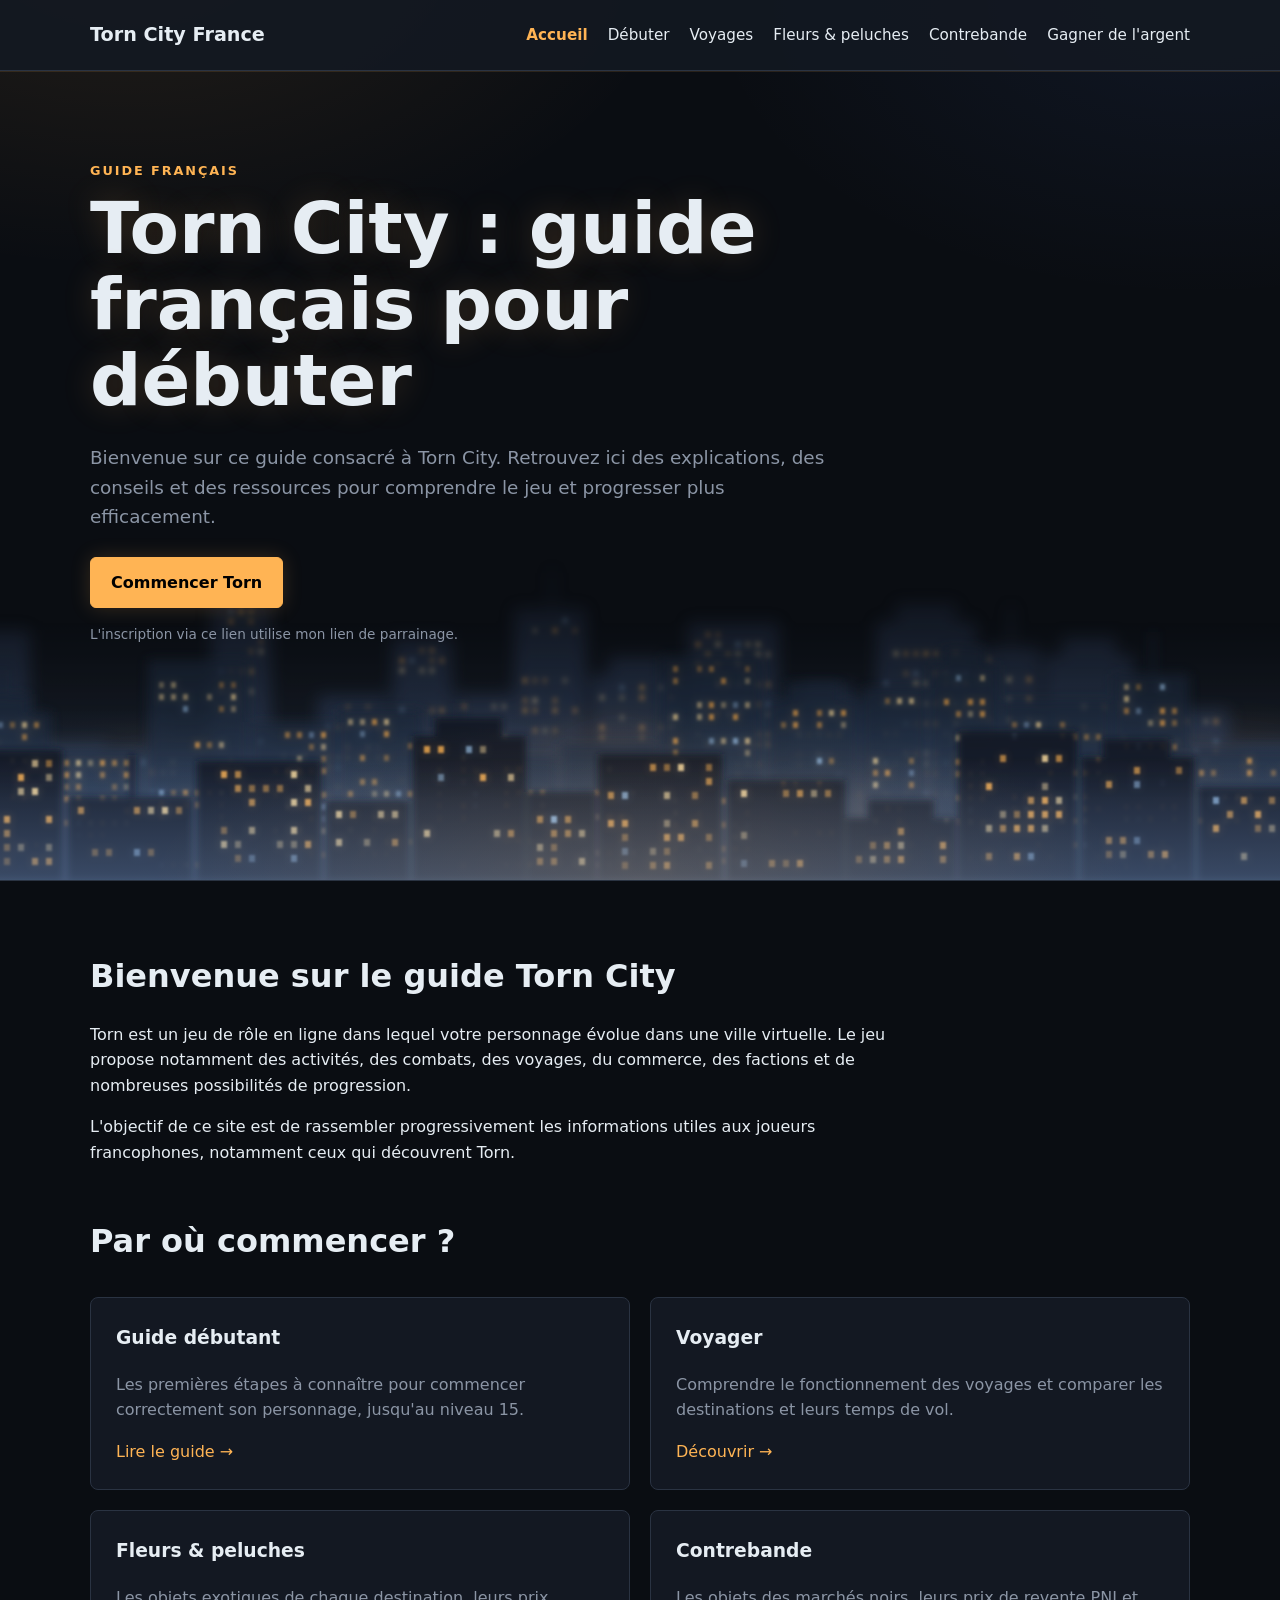
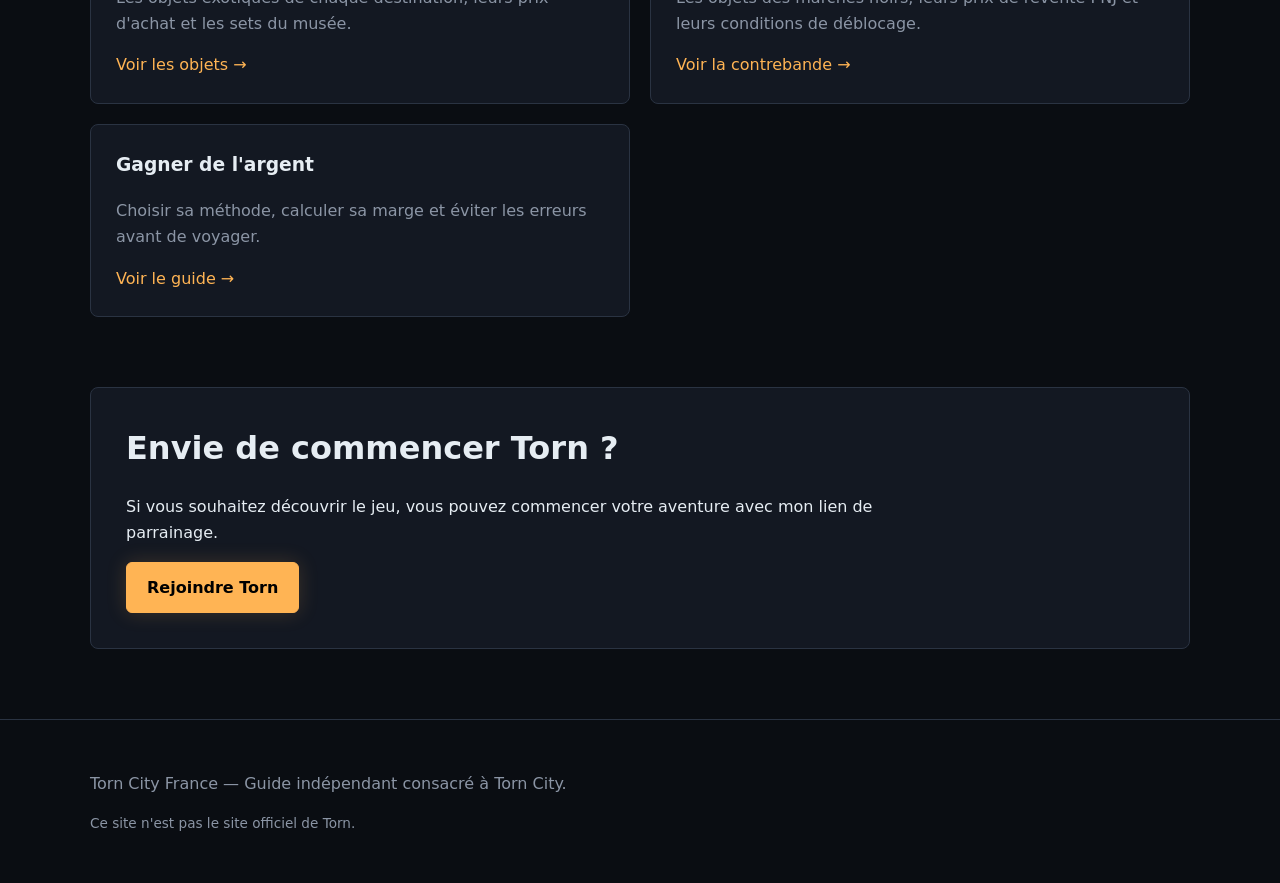
<file: index.html>
<!doctype html>
<html lang="fr">
<head>
    <meta charset="UTF-8">
    <meta name="viewport" content="width=device-width, initial-scale=1.0">

    <title>Torn City France — Guide français de Torn City</title>

    <meta name="google-site-verification" content="11DsWFqqY2pRHXpVp5S3jkXYIaRi3FMNiUKFuJ_TOfA" />

    <meta
        name="description"
        content="Guide français complet de Torn City : débuter, gagner de l'argent, voyager, trouver des fleurs et peluches et profiter de la contrebande."
    >

    <meta
        name="robots"
        content="index, follow, max-image-preview:large"
    >

    <meta
        name="referrer"
        content="strict-origin-when-cross-origin"
    >

    <meta
        http-equiv="Content-Security-Policy"
        content="default-src 'self'; base-uri 'self'; form-action 'self'; frame-ancestors 'none'; object-src 'none'; img-src 'self'; style-src 'self'; script-src 'none'; connect-src 'none';"
    >

    <link
        rel="canonical"
        href="https://durkskull.github.io/Torn-city-fr-guide/"
    >

    <link rel="stylesheet" href="css/style.css">
</head>

<body>

<header class="site-header">
    <div class="container">

        <p class="site-name">Torn City France</p>

        <nav aria-label="Navigation principale">
            <a href="index.html" aria-current="page">Accueil</a>
            <a href="guide-debutant.html">Débuter</a>
            <a href="voyages.html">Voyages</a>
            <a href="fleurs-peluches.html">Fleurs &amp; peluches</a>
            <a href="contrebande.html">Contrebande</a>
            <a href="gagner-argent.html">Gagner de l'argent</a>
        </nav>

    </div>
</header>


<main>

    <section class="hero">
        <div class="container">

            <p class="eyebrow">GUIDE FRANÇAIS</p>

            <h1>Torn City : guide français pour débuter</h1>

            <p class="intro">
                Bienvenue sur ce guide consacré à Torn City.
                Retrouvez ici des explications, des conseils et des
                ressources pour comprendre le jeu et progresser plus
                efficacement.
            </p>

            <p>
                <a
                    class="button"
                    href="https://www.torn.com/4227770"
                    target="_blank"
                    rel="noopener noreferrer"
                >
                    Commencer Torn
                </a>
            </p>

            <p class="small">
                L'inscription via ce lien utilise mon lien de parrainage.
            </p>

        </div>
    </section>


    <section class="content">
        <div class="container">

            <h2>Bienvenue sur le guide Torn City</h2>

            <p>
                Torn est un jeu de rôle en ligne dans lequel votre
                personnage évolue dans une ville virtuelle. Le jeu
                propose notamment des activités, des combats, des
                voyages, du commerce, des factions et de nombreuses
                possibilités de progression.
            </p>

            <p>
                L'objectif de ce site est de rassembler progressivement
                les informations utiles aux joueurs francophones,
                notamment ceux qui découvrent Torn.
            </p>


            <h2>Par où commencer ?</h2>

            <div class="cards">

                <article class="card">
                    <h3>Guide débutant</h3>
                    <p>
                        Les premières étapes à connaître pour commencer
                        correctement son personnage, jusqu'au niveau 15.
                    </p>
                    <a href="guide-debutant.html">
                        Lire le guide →
                    </a>
                </article>

                <article class="card">
                    <h3>Voyager</h3>
                    <p>
                        Comprendre le fonctionnement des voyages et
                        comparer les destinations et leurs temps de vol.
                    </p>
                    <a href="voyages.html">
                        Découvrir →
                    </a>
                </article>

                <article class="card">
                    <h3>Fleurs &amp; peluches</h3>
                    <p>
                        Les objets exotiques de chaque destination, leurs
                        prix d'achat et les sets du musée.
                    </p>
                    <a href="fleurs-peluches.html">
                        Voir les objets →
                    </a>
                </article>

                <article class="card">
                    <h3>Contrebande</h3>
                    <p>
                        Les objets des marchés noirs, leurs prix de
                        revente PNJ et leurs conditions de déblocage.
                    </p>
                    <a href="contrebande.html">
                        Voir la contrebande →
                    </a>
                </article>

                <article class="card">
                    <h3>Gagner de l'argent</h3>
                    <p>
                        Choisir sa méthode, calculer sa marge et éviter
                        les erreurs avant de voyager.
                    </p>
                    <a href="gagner-argent.html">
                        Voir le guide →
                    </a>
                </article>

            </div>
<section class="referral">
                <h2>Envie de commencer Torn ?</h2>

                <p>
                    Si vous souhaitez découvrir le jeu, vous pouvez
                    commencer votre aventure avec mon lien de
                    parrainage.
                </p>

                <a
                    class="button"
                    href="https://www.torn.com/4227770"
                    target="_blank"
                    rel="noopener noreferrer"
                >
                    Rejoindre Torn
                </a>
            </section>

        </div>
    </section>

</main>


<footer class="site-footer">
    <div class="container">

        <p>
            Torn City France — Guide indépendant consacré à Torn City.
        </p>

        <p class="small">
            Ce site n'est pas le site officiel de Torn.
        </p>

    </div>
</footer>

</body>
</html>
</file>
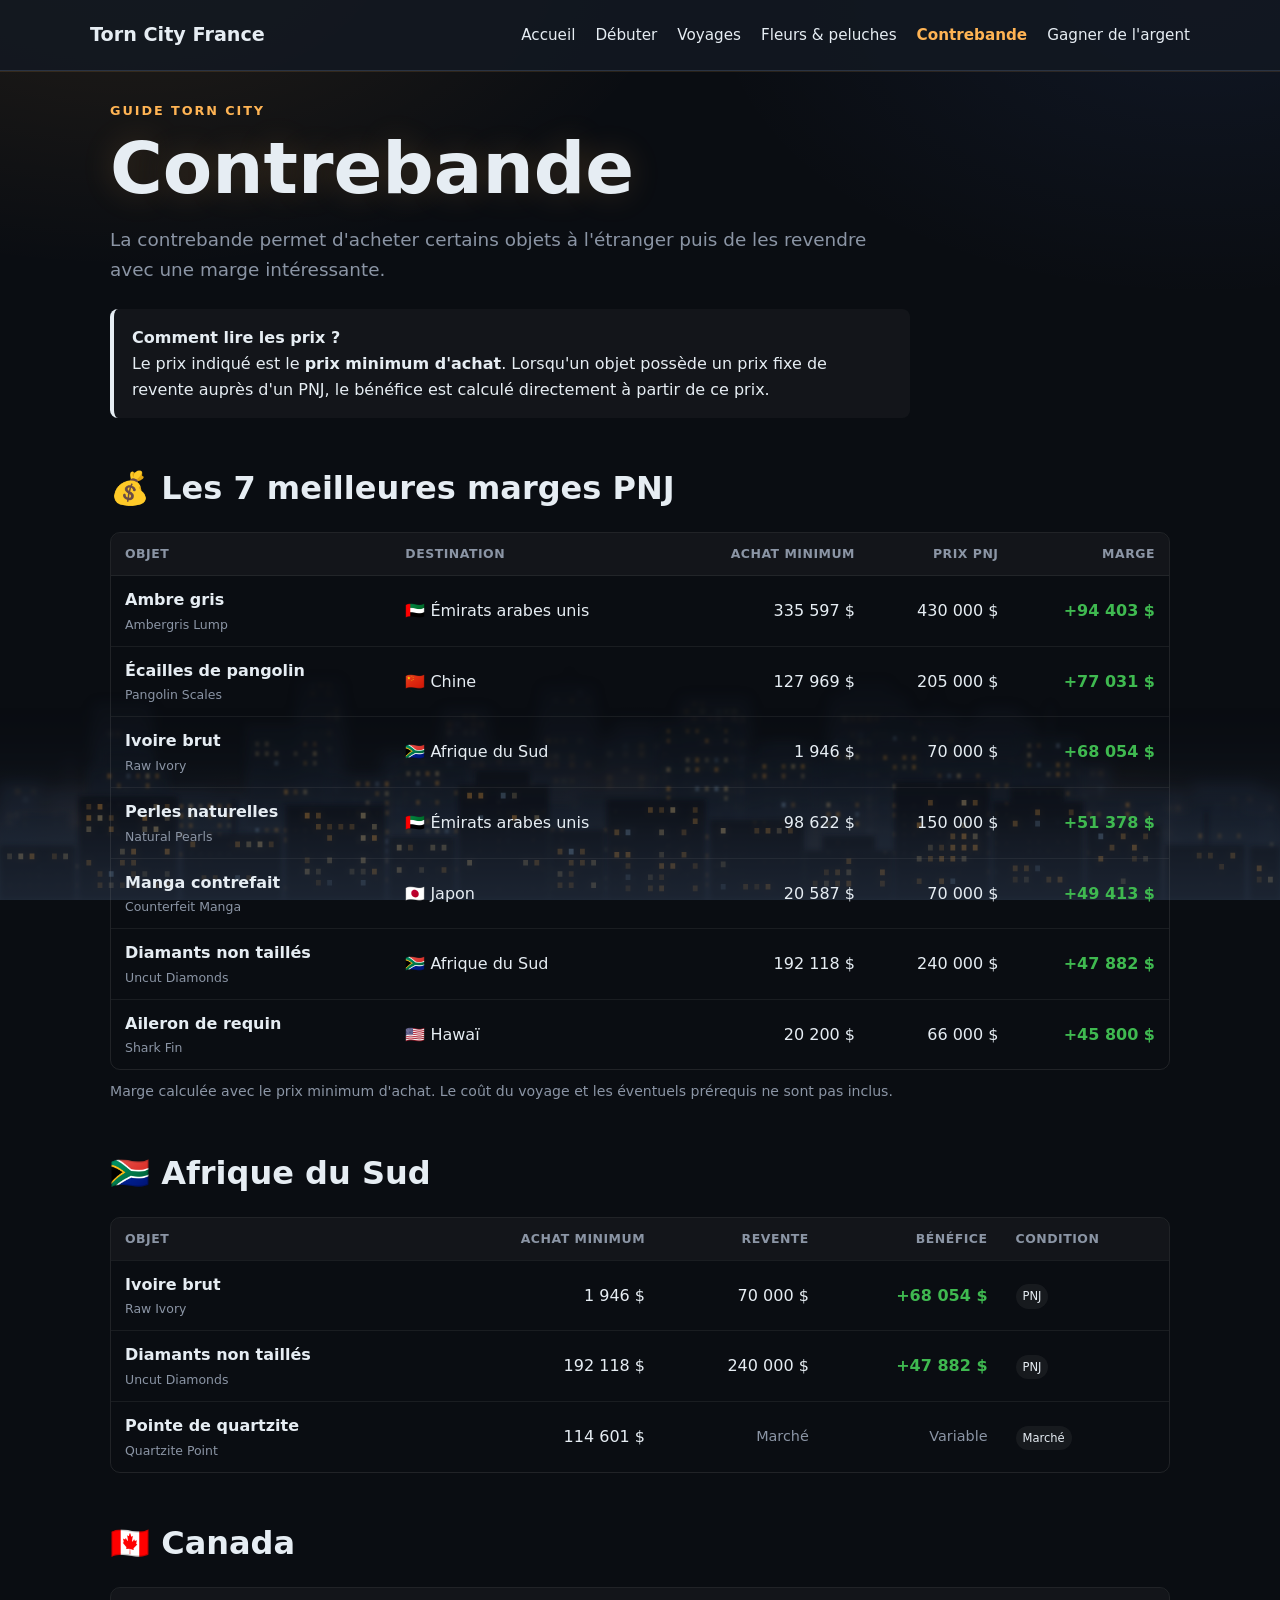
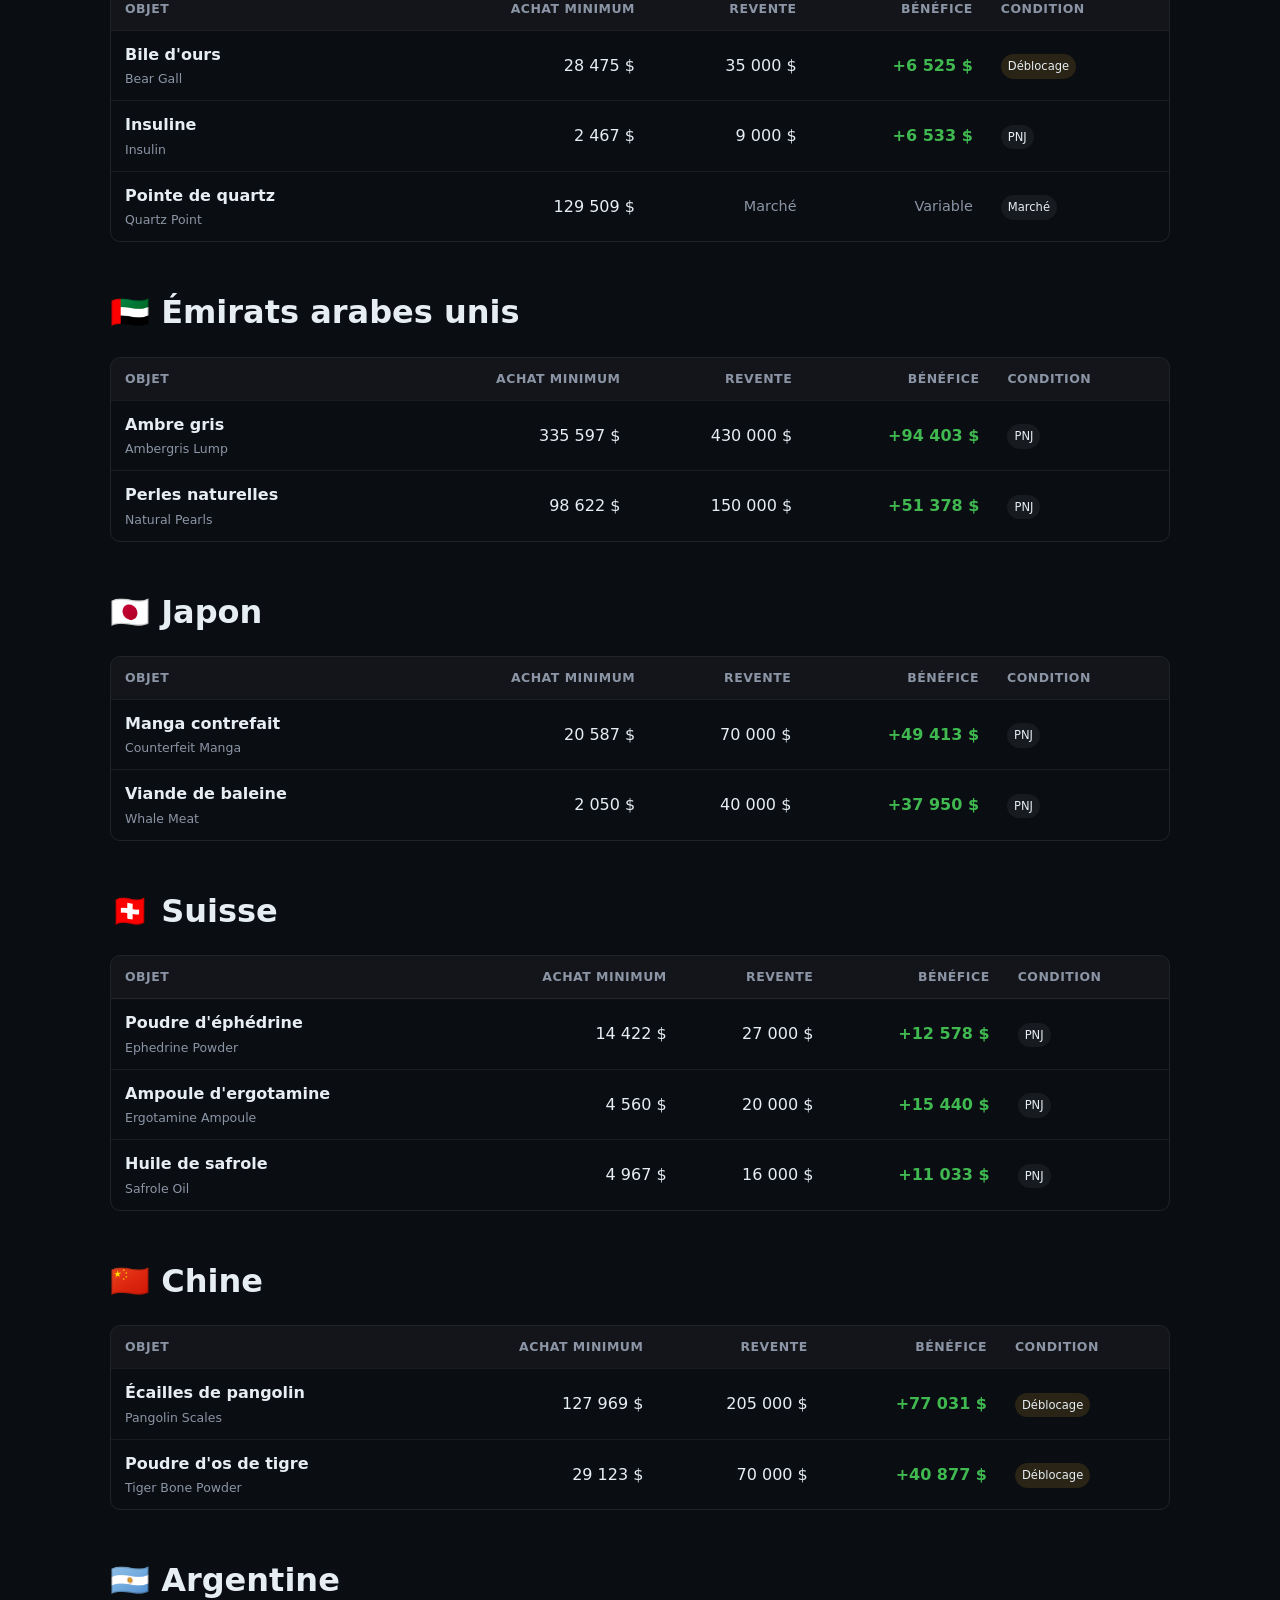
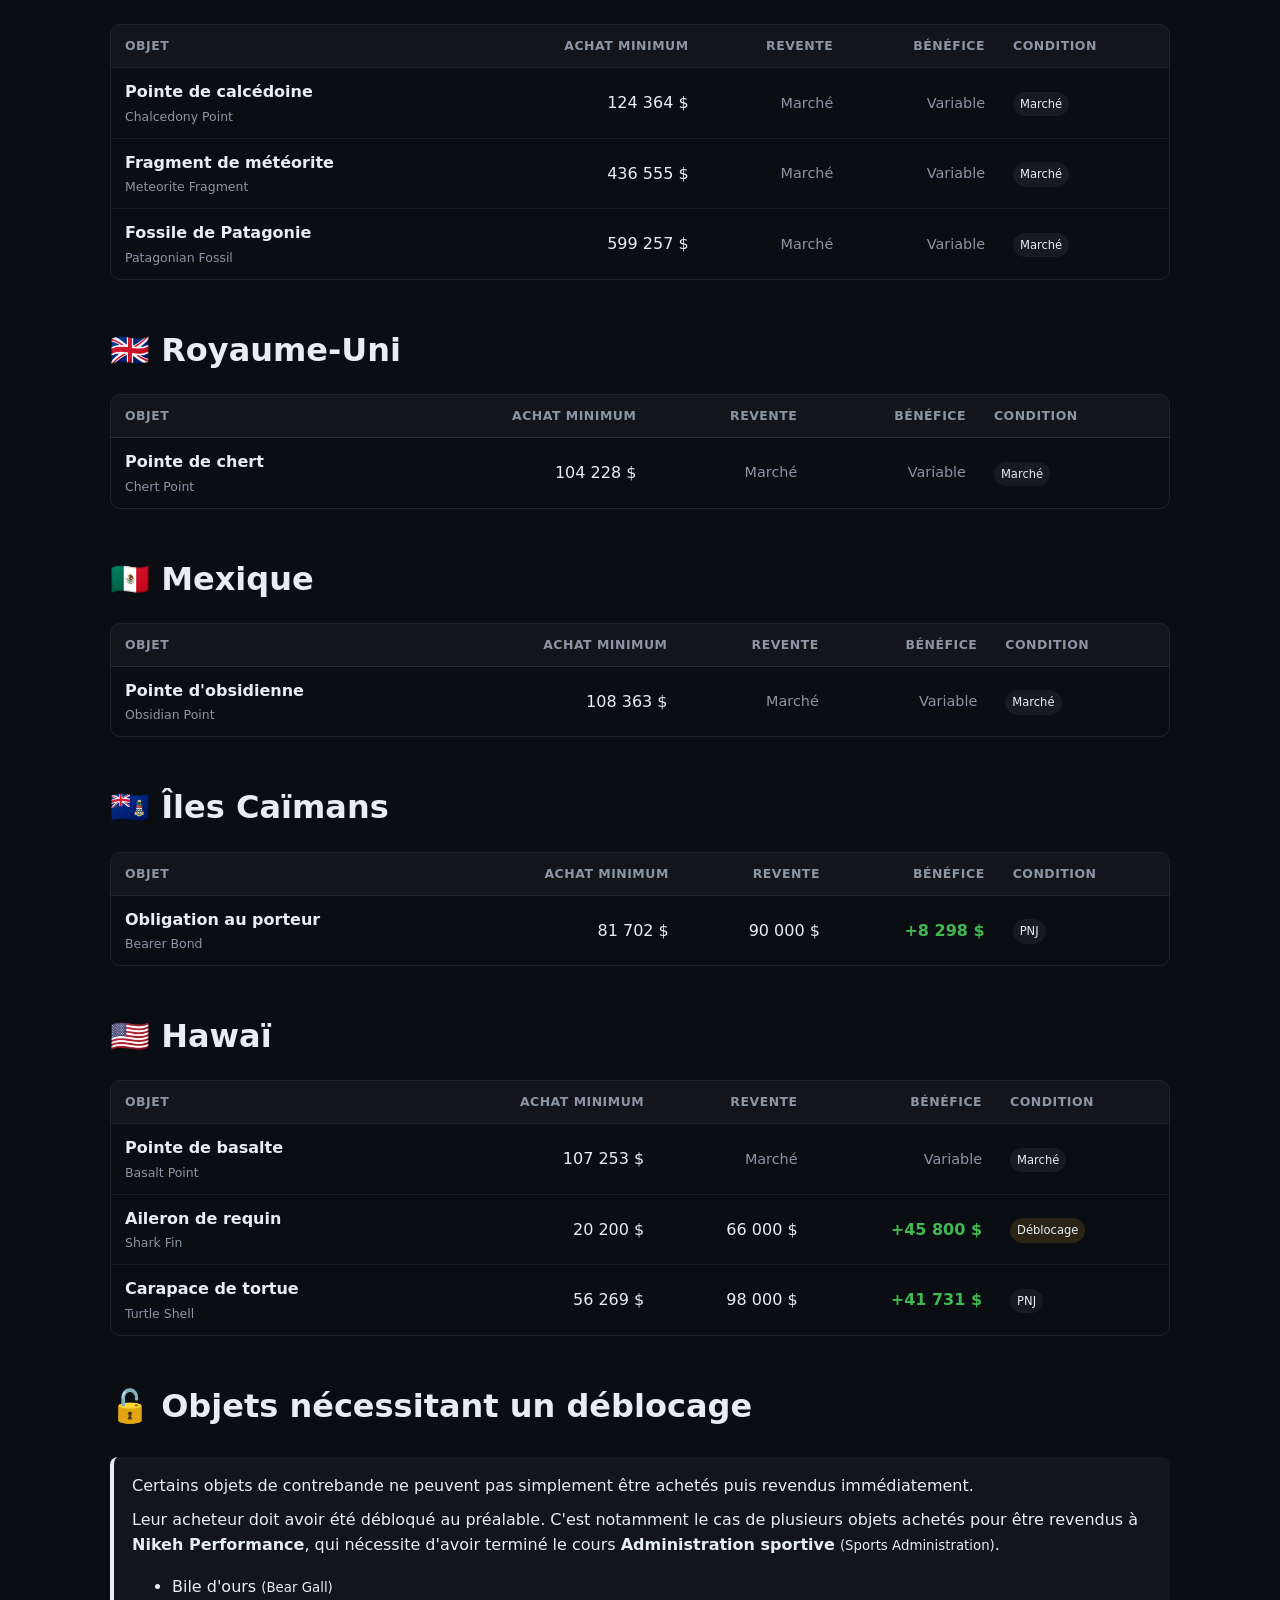
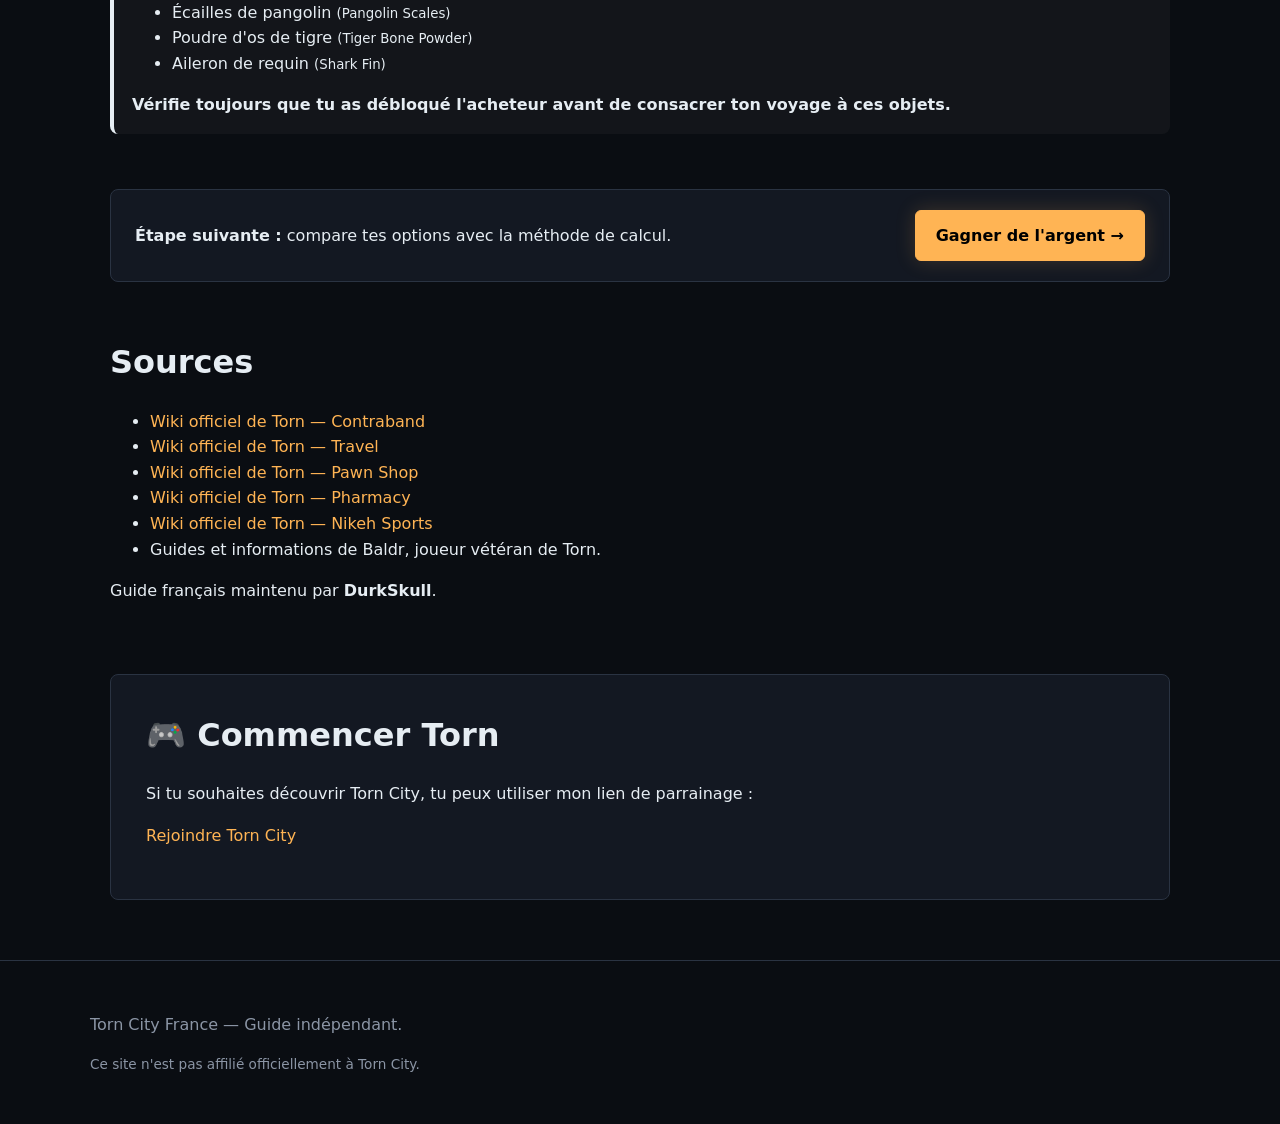
<file: contrebande.html>
<!DOCTYPE html>
<html lang="fr">
<head>
    <meta charset="UTF-8">
    <meta name="viewport" content="width=device-width, initial-scale=1.0">

    <title>Contrebande — Guide français de Torn City</title>

    <meta
        name="description"
        content="Guide français de la contrebande dans Torn City : objets, prix minimum, prix PNJ, bénéfices et prérequis."
    >

    <meta
        name="robots"
        content="index, follow, max-image-preview:large"
    >

    <meta
        name="referrer"
        content="strict-origin-when-cross-origin"
    >

    <meta
        http-equiv="Content-Security-Policy"
        content="default-src 'self'; base-uri 'self'; form-action 'self'; frame-ancestors 'none'; object-src 'none'; img-src 'self'; style-src 'self'; script-src 'none'; connect-src 'none';"
    >

    <link
        rel="canonical"
        href="https://durkskull.github.io/Torn-city-fr-guide/contrebande.html"
    >

    <link rel="stylesheet" href="css/style.css">
</head>

<body>

<header class="site-header">
    <div class="container">

        <p class="site-name">Torn City France</p>

        <nav aria-label="Navigation principale">
            <a href="index.html">Accueil</a>
            <a href="guide-debutant.html">Débuter</a>
            <a href="voyages.html">Voyages</a>
            <a href="fleurs-peluches.html">Fleurs &amp; peluches</a>
            <a href="contrebande.html" aria-current="page">Contrebande</a>
            <a href="gagner-argent.html">Gagner de l'argent</a>
        </nav>

    </div>
</header>


<main class="contraband-page">

    <header class="intro">

        <p class="eyebrow">GUIDE TORN CITY</p>

        <h1>Contrebande</h1>

        <p>
            La contrebande permet d'acheter certains objets à l'étranger
            puis de les revendre avec une marge intéressante.
        </p>

        <div class="notice">
            <strong>Comment lire les prix ?</strong><br>
            Le prix indiqué est le <strong>prix minimum d'achat</strong>.
            Lorsqu'un objet possède un prix fixe de revente auprès d'un PNJ,
            le bénéfice est calculé directement à partir de ce prix.
        </div>

    </header>


    <!-- MEILLEURES MARGES -->

    <section class="country">

        <h2>💰 Les 7 meilleures marges PNJ</h2>

        <div class="table-wrap">

            <table>

                <thead>
                    <tr>
                        <th>Objet</th>
                        <th>Destination</th>
                        <th class="number">Achat minimum</th>
                        <th class="number">Prix PNJ</th>
                        <th class="number">Marge</th>
                    </tr>
                </thead>

                <tbody>

                    <tr>
                        <td>
                            <span class="item-name">
                                Ambre gris
                                <small>Ambergris Lump</small>
                            </span>
                        </td>
                        <td>🇦🇪 Émirats arabes unis</td>
                        <td class="number">335 597 $</td>
                        <td class="number">430 000 $</td>
                        <td class="number profit positive">+94 403 $</td>
                    </tr>

                    <tr>
                        <td>
                            <span class="item-name">
                                Écailles de pangolin
                                <small>Pangolin Scales</small>
                            </span>
                        </td>
                        <td>🇨🇳 Chine</td>
                        <td class="number">127 969 $</td>
                        <td class="number">205 000 $</td>
                        <td class="number profit positive">+77 031 $</td>
                    </tr>

                    <tr>
                        <td>
                            <span class="item-name">
                                Ivoire brut
                                <small>Raw Ivory</small>
                            </span>
                        </td>
                        <td>🇿🇦 Afrique du Sud</td>
                        <td class="number">1 946 $</td>
                        <td class="number">70 000 $</td>
                        <td class="number profit positive">+68 054 $</td>
                    </tr>

                    <tr>
                        <td>
                            <span class="item-name">
                                Perles naturelles
                                <small>Natural Pearls</small>
                            </span>
                        </td>
                        <td>🇦🇪 Émirats arabes unis</td>
                        <td class="number">98 622 $</td>
                        <td class="number">150 000 $</td>
                        <td class="number profit positive">+51 378 $</td>
                    </tr>

                    <tr>
                        <td>
                            <span class="item-name">
                                Manga contrefait
                                <small>Counterfeit Manga</small>
                            </span>
                        </td>
                        <td>🇯🇵 Japon</td>
                        <td class="number">20 587 $</td>
                        <td class="number">70 000 $</td>
                        <td class="number profit positive">+49 413 $</td>
                    </tr>

                    <tr>
                        <td>
                            <span class="item-name">
                                Diamants non taillés
                                <small>Uncut Diamonds</small>
                            </span>
                        </td>
                        <td>🇿🇦 Afrique du Sud</td>
                        <td class="number">192 118 $</td>
                        <td class="number">240 000 $</td>
                        <td class="number profit positive">+47 882 $</td>
                    </tr>

                    <tr>
                        <td>
                            <span class="item-name">
                                Aileron de requin
                                <small>Shark Fin</small>
                            </span>
                        </td>
                        <td>🇺🇸 Hawaï</td>
                        <td class="number">20 200 $</td>
                        <td class="number">66 000 $</td>
                        <td class="number profit positive">+45 800 $</td>
                    </tr>

                </tbody>

            </table>

        </div>

        <p class="section-note">
            Marge calculée avec le prix minimum d'achat. Le coût du voyage
            et les éventuels prérequis ne sont pas inclus.
        </p>

    </section>


    <!-- AFRIQUE DU SUD -->

    <section class="country">

        <h2>🇿🇦 Afrique du Sud</h2>

        <div class="table-wrap">

            <table>

                <thead>
                    <tr>
                        <th>Objet</th>
                        <th class="number">Achat minimum</th>
                        <th class="number">Revente</th>
                        <th class="number">Bénéfice</th>
                        <th>Condition</th>
                    </tr>
                </thead>

                <tbody>

                    <tr>
                        <td>
                            <span class="item-name">
                                Ivoire brut
                                <small>Raw Ivory</small>
                            </span>
                        </td>
                        <td class="number">1 946 $</td>
                        <td class="number">70 000 $</td>
                        <td class="number profit positive">+68 054 $</td>
                        <td><span class="tag">PNJ</span></td>
                    </tr>

                    <tr>
                        <td>
                            <span class="item-name">
                                Diamants non taillés
                                <small>Uncut Diamonds</small>
                            </span>
                        </td>
                        <td class="number">192 118 $</td>
                        <td class="number">240 000 $</td>
                        <td class="number profit positive">+47 882 $</td>
                        <td><span class="tag">PNJ</span></td>
                    </tr>

                    <tr>
                        <td>
                            <span class="item-name">
                                Pointe de quartzite
                                <small>Quartzite Point</small>
                            </span>
                        </td>
                        <td class="number">114 601 $</td>
                        <td class="number market">Marché</td>
                        <td class="number market">Variable</td>
                        <td><span class="tag">Marché</span></td>
                    </tr>

                </tbody>

            </table>

        </div>

    </section>


    <!-- CANADA -->

    <section class="country">

        <h2>🇨🇦 Canada</h2>

        <div class="table-wrap">

            <table>

                <thead>
                    <tr>
                        <th>Objet</th>
                        <th class="number">Achat minimum</th>
                        <th class="number">Revente</th>
                        <th class="number">Bénéfice</th>
                        <th>Condition</th>
                    </tr>
                </thead>

                <tbody>

                    <tr>
                        <td>
                            <span class="item-name">
                                Bile d'ours
                                <small>Bear Gall</small>
                            </span>
                        </td>
                        <td class="number">28 475 $</td>
                        <td class="number">35 000 $</td>
                        <td class="number profit positive">+6 525 $</td>
                        <td><span class="tag tag-lock">Déblocage</span></td>
                    </tr>

                    <tr>
                        <td>
                            <span class="item-name">
                                Insuline
                                <small>Insulin</small>
                            </span>
                        </td>
                        <td class="number">2 467 $</td>
                        <td class="number">9 000 $</td>
                        <td class="number profit positive">+6 533 $</td>
                        <td><span class="tag">PNJ</span></td>
                    </tr>

                    <tr>
                        <td>
                            <span class="item-name">
                                Pointe de quartz
                                <small>Quartz Point</small>
                            </span>
                        </td>
                        <td class="number">129 509 $</td>
                        <td class="number market">Marché</td>
                        <td class="number market">Variable</td>
                        <td><span class="tag">Marché</span></td>
                    </tr>

                </tbody>

            </table>

        </div>

    </section>


    <!-- EMIRATS -->

    <section class="country">

        <h2>🇦🇪 Émirats arabes unis</h2>

        <div class="table-wrap">

            <table>

                <thead>
                    <tr>
                        <th>Objet</th>
                        <th class="number">Achat minimum</th>
                        <th class="number">Revente</th>
                        <th class="number">Bénéfice</th>
                        <th>Condition</th>
                    </tr>
                </thead>

                <tbody>

                    <tr>
                        <td>
                            <span class="item-name">
                                Ambre gris
                                <small>Ambergris Lump</small>
                            </span>
                        </td>
                        <td class="number">335 597 $</td>
                        <td class="number">430 000 $</td>
                        <td class="number profit positive">+94 403 $</td>
                        <td><span class="tag">PNJ</span></td>
                    </tr>

                    <tr>
                        <td>
                            <span class="item-name">
                                Perles naturelles
                                <small>Natural Pearls</small>
                            </span>
                        </td>
                        <td class="number">98 622 $</td>
                        <td class="number">150 000 $</td>
                        <td class="number profit positive">+51 378 $</td>
                        <td><span class="tag">PNJ</span></td>
                    </tr>

                </tbody>

            </table>

        </div>

    </section>


    <!-- JAPON -->

    <section class="country">

        <h2>🇯🇵 Japon</h2>

        <div class="table-wrap">

            <table>

                <thead>
                    <tr>
                        <th>Objet</th>
                        <th class="number">Achat minimum</th>
                        <th class="number">Revente</th>
                        <th class="number">Bénéfice</th>
                        <th>Condition</th>
                    </tr>
                </thead>

                <tbody>

                    <tr>
                        <td>
                            <span class="item-name">
                                Manga contrefait
                                <small>Counterfeit Manga</small>
                            </span>
                        </td>
                        <td class="number">20 587 $</td>
                        <td class="number">70 000 $</td>
                        <td class="number profit positive">+49 413 $</td>
                        <td><span class="tag">PNJ</span></td>
                    </tr>

                    <tr>
                        <td>
                            <span class="item-name">
                                Viande de baleine
                                <small>Whale Meat</small>
                            </span>
                        </td>
                        <td class="number">2 050 $</td>
                        <td class="number">40 000 $</td>
                        <td class="number profit positive">+37 950 $</td>
                        <td><span class="tag">PNJ</span></td>
                    </tr>

                </tbody>

            </table>

        </div>

    </section>


    <!-- SUISSE -->

    <section class="country">

        <h2>🇨🇭 Suisse</h2>

        <div class="table-wrap">

            <table>

                <thead>
                    <tr>
                        <th>Objet</th>
                        <th class="number">Achat minimum</th>
                        <th class="number">Revente</th>
                        <th class="number">Bénéfice</th>
                        <th>Condition</th>
                    </tr>
                </thead>

                <tbody>

                    <tr>
                        <td>
                            <span class="item-name">
                                Poudre d'éphédrine
                                <small>Ephedrine Powder</small>
                            </span>
                        </td>
                        <td class="number">14 422 $</td>
                        <td class="number">27 000 $</td>
                        <td class="number profit positive">+12 578 $</td>
                        <td><span class="tag">PNJ</span></td>
                    </tr>

                    <tr>
                        <td>
                            <span class="item-name">
                                Ampoule d'ergotamine
                                <small>Ergotamine Ampoule</small>
                            </span>
                        </td>
                        <td class="number">4 560 $</td>
                        <td class="number">20 000 $</td>
                        <td class="number profit positive">+15 440 $</td>
                        <td><span class="tag">PNJ</span></td>
                    </tr>

                    <tr>
                        <td>
                            <span class="item-name">
                                Huile de safrole
                                <small>Safrole Oil</small>
                            </span>
                        </td>
                        <td class="number">4 967 $</td>
                        <td class="number">16 000 $</td>
                        <td class="number profit positive">+11 033 $</td>
                        <td><span class="tag">PNJ</span></td>
                    </tr>

                </tbody>

            </table>

        </div>

    </section>


    <!-- CHINE -->

    <section class="country">

        <h2>🇨🇳 Chine</h2>

        <div class="table-wrap">

            <table>

                <thead>
                    <tr>
                        <th>Objet</th>
                        <th class="number">Achat minimum</th>
                        <th class="number">Revente</th>
                        <th class="number">Bénéfice</th>
                        <th>Condition</th>
                    </tr>
                </thead>

                <tbody>

                    <tr>
                        <td>
                            <span class="item-name">
                                Écailles de pangolin
                                <small>Pangolin Scales</small>
                            </span>
                        </td>
                        <td class="number">127 969 $</td>
                        <td class="number">205 000 $</td>
                        <td class="number profit positive">+77 031 $</td>
                        <td><span class="tag tag-lock">Déblocage</span></td>
                    </tr>

                    <tr>
                        <td>
                            <span class="item-name">
                                Poudre d'os de tigre
                                <small>Tiger Bone Powder</small>
                            </span>
                        </td>
                        <td class="number">29 123 $</td>
                        <td class="number">70 000 $</td>
                        <td class="number profit positive">+40 877 $</td>
                        <td><span class="tag tag-lock">Déblocage</span></td>
                    </tr>

                </tbody>

            </table>

        </div>

    </section>


    <!-- ARGENTINE -->

    <section class="country">

        <h2>🇦🇷 Argentine</h2>

        <div class="table-wrap">

            <table>

                <thead>
                    <tr>
                        <th>Objet</th>
                        <th class="number">Achat minimum</th>
                        <th class="number">Revente</th>
                        <th class="number">Bénéfice</th>
                        <th>Condition</th>
                    </tr>
                </thead>

                <tbody>

                    <tr>
                        <td>
                            <span class="item-name">
                                Pointe de calcédoine
                                <small>Chalcedony Point</small>
                            </span>
                        </td>
                        <td class="number">124 364 $</td>
                        <td class="number market">Marché</td>
                        <td class="number market">Variable</td>
                        <td><span class="tag">Marché</span></td>
                    </tr>

                    <tr>
                        <td>
                            <span class="item-name">
                                Fragment de météorite
                                <small>Meteorite Fragment</small>
                            </span>
                        </td>
                        <td class="number">436 555 $</td>
                        <td class="number market">Marché</td>
                        <td class="number market">Variable</td>
                        <td><span class="tag">Marché</span></td>
                    </tr>

                    <tr>
                        <td>
                            <span class="item-name">
                                Fossile de Patagonie
                                <small>Patagonian Fossil</small>
                            </span>
                        </td>
                        <td class="number">599 257 $</td>
                        <td class="number market">Marché</td>
                        <td class="number market">Variable</td>
                        <td><span class="tag">Marché</span></td>
                    </tr>

                </tbody>

            </table>

        </div>

    </section>


    <!-- ROYAUME-UNI -->

    <section class="country">

        <h2>🇬🇧 Royaume-Uni</h2>

        <div class="table-wrap">

            <table>

                <thead>
                    <tr>
                        <th>Objet</th>
                        <th class="number">Achat minimum</th>
                        <th class="number">Revente</th>
                        <th class="number">Bénéfice</th>
                        <th>Condition</th>
                    </tr>
                </thead>

                <tbody>

                    <tr>
                        <td>
                            <span class="item-name">
                                Pointe de chert
                                <small>Chert Point</small>
                            </span>
                        </td>
                        <td class="number">104 228 $</td>
                        <td class="number market">Marché</td>
                        <td class="number market">Variable</td>
                        <td><span class="tag">Marché</span></td>
                    </tr>

                </tbody>

            </table>

        </div>

    </section>


    <!-- MEXIQUE -->

    <section class="country">

        <h2>🇲🇽 Mexique</h2>

        <div class="table-wrap">

            <table>

                <thead>
                    <tr>
                        <th>Objet</th>
                        <th class="number">Achat minimum</th>
                        <th class="number">Revente</th>
                        <th class="number">Bénéfice</th>
                        <th>Condition</th>
                    </tr>
                </thead>

                <tbody>

                    <tr>
                        <td>
                            <span class="item-name">
                                Pointe d'obsidienne
                                <small>Obsidian Point</small>
                            </span>
                        </td>
                        <td class="number">108 363 $</td>
                        <td class="number market">Marché</td>
                        <td class="number market">Variable</td>
                        <td><span class="tag">Marché</span></td>
                    </tr>

                </tbody>

            </table>

        </div>

    </section>


    <!-- ÎLES CAÏMANS -->

    <section class="country">

        <h2>🇰🇾 Îles Caïmans</h2>

        <div class="table-wrap">

            <table>

                <thead>
                    <tr>
                        <th>Objet</th>
                        <th class="number">Achat minimum</th>
                        <th class="number">Revente</th>
                        <th class="number">Bénéfice</th>
                        <th>Condition</th>
                    </tr>
                </thead>

                <tbody>

                    <tr>
                        <td>
                            <span class="item-name">
                                Obligation au porteur
                                <small>Bearer Bond</small>
                            </span>
                        </td>
                        <td class="number">81 702 $</td>
                        <td class="number">90 000 $</td>
                        <td class="number profit positive">+8 298 $</td>
                        <td><span class="tag">PNJ</span></td>
                    </tr>

                </tbody>

            </table>

        </div>

    </section>


    <!-- HAWAÏ -->

    <section class="country">

        <h2>🇺🇸 Hawaï</h2>

        <div class="table-wrap">

            <table>

                <thead>
                    <tr>
                        <th>Objet</th>
                        <th class="number">Achat minimum</th>
                        <th class="number">Revente</th>
                        <th class="number">Bénéfice</th>
                        <th>Condition</th>
                    </tr>
                </thead>

                <tbody>

                    <tr>
                        <td>
                            <span class="item-name">
                                Pointe de basalte
                                <small>Basalt Point</small>
                            </span>
                        </td>
                        <td class="number">107 253 $</td>
                        <td class="number market">Marché</td>
                        <td class="number market">Variable</td>
                        <td><span class="tag">Marché</span></td>
                    </tr>

                    <tr>
                        <td>
                            <span class="item-name">
                                Aileron de requin
                                <small>Shark Fin</small>
                            </span>
                        </td>
                        <td class="number">20 200 $</td>
                        <td class="number">66 000 $</td>
                        <td class="number profit positive">+45 800 $</td>
                        <td><span class="tag tag-lock">Déblocage</span></td>
                    </tr>

                    <tr>
                        <td>
                            <span class="item-name">
                                Carapace de tortue
                                <small>Turtle Shell</small>
                            </span>
                        </td>
                        <td class="number">56 269 $</td>
                        <td class="number">98 000 $</td>
                        <td class="number profit positive">+41 731 $</td>
                        <td><span class="tag">PNJ</span></td>
                    </tr>

                </tbody>

            </table>

        </div>

    </section>


    <!-- PRÉREQUIS -->

    <section class="country">

        <h2>🔓 Objets nécessitant un déblocage</h2>

        <div class="notice">

            <p>
                Certains objets de contrebande ne peuvent pas simplement
                être achetés puis revendus immédiatement.
            </p>

            <p>
                Leur acheteur doit avoir été débloqué au préalable.
                C'est notamment le cas de plusieurs objets achetés pour
                être revendus à <strong>Nikeh Performance</strong>, qui
                nécessite d'avoir terminé le cours
                <strong>Administration sportive</strong>
                <small>(Sports Administration)</small>.
            </p>

            <ul>
                <li>
                    Bile d'ours
                    <small>(Bear Gall)</small>
                </li>
                <li>
                    Écailles de pangolin
                    <small>(Pangolin Scales)</small>
                </li>
                <li>
                    Poudre d'os de tigre
                    <small>(Tiger Bone Powder)</small>
                </li>
                <li>
                    Aileron de requin
                    <small>(Shark Fin)</small>
                </li>
            </ul>

            <p>
                <strong>
                    Vérifie toujours que tu as débloqué l'acheteur
                    avant de consacrer ton voyage à ces objets.
                </strong>
            </p>

        </div>

    </section>


    <!-- SOURCES -->

    <div class="next-step">
        <p><strong>Étape suivante :</strong> compare tes options avec la méthode de calcul.</p>
        <a class="button" href="gagner-argent.html">Gagner de l'argent →</a>
    </div>


    <section class="sources">

        <h2>Sources</h2>

        <ul>
            <li>
                <a href="https://wiki.torn.com/wiki/Contraband"
                   target="_blank"
                   rel="noopener noreferrer">
                    Wiki officiel de Torn — Contraband
                </a>
            </li>

            <li>
                <a href="https://wiki.torn.com/wiki/Travel"
                   target="_blank"
                   rel="noopener noreferrer">
                    Wiki officiel de Torn — Travel
                </a>
            </li>

            <li>
                <a href="https://wiki.torn.com/wiki/Pawn_Shop"
                   target="_blank"
                   rel="noopener noreferrer">
                    Wiki officiel de Torn — Pawn Shop
                </a>
            </li>

            <li>
                <a href="https://wiki.torn.com/wiki/Pharmacy"
                   target="_blank"
                   rel="noopener noreferrer">
                    Wiki officiel de Torn — Pharmacy
                </a>
            </li>

            <li>
                <a href="https://wiki.torn.com/wiki/Nikeh_Sports"
                   target="_blank"
                   rel="noopener noreferrer">
                    Wiki officiel de Torn — Nikeh Sports
                </a>
            </li>

            <li>
                Guides et informations de Baldr,
                joueur vétéran de Torn.
            </li>
        </ul>

        <p>
            Guide français maintenu par <strong>DurkSkull</strong>.
        </p>

    </section>


    <!-- PARRAINAGE -->

    <section class="referral">

        <h2>🎮 Commencer Torn</h2>

        <p>
            Si tu souhaites découvrir Torn City, tu peux utiliser
            mon lien de parrainage :
        </p>

        <p>
            <a href="https://www.torn.com/4227770"
               target="_blank"
               rel="noopener noreferrer">
                Rejoindre Torn City
            </a>
        </p>

    </section>

</main>


<footer class="site-footer">

    <div class="container">

        <p>
            Torn City France — Guide indépendant.
        </p>

        <p class="small">
            Ce site n'est pas affilié officiellement à Torn City.
        </p>

    </div>

</footer>

</body>
</html>
</file>
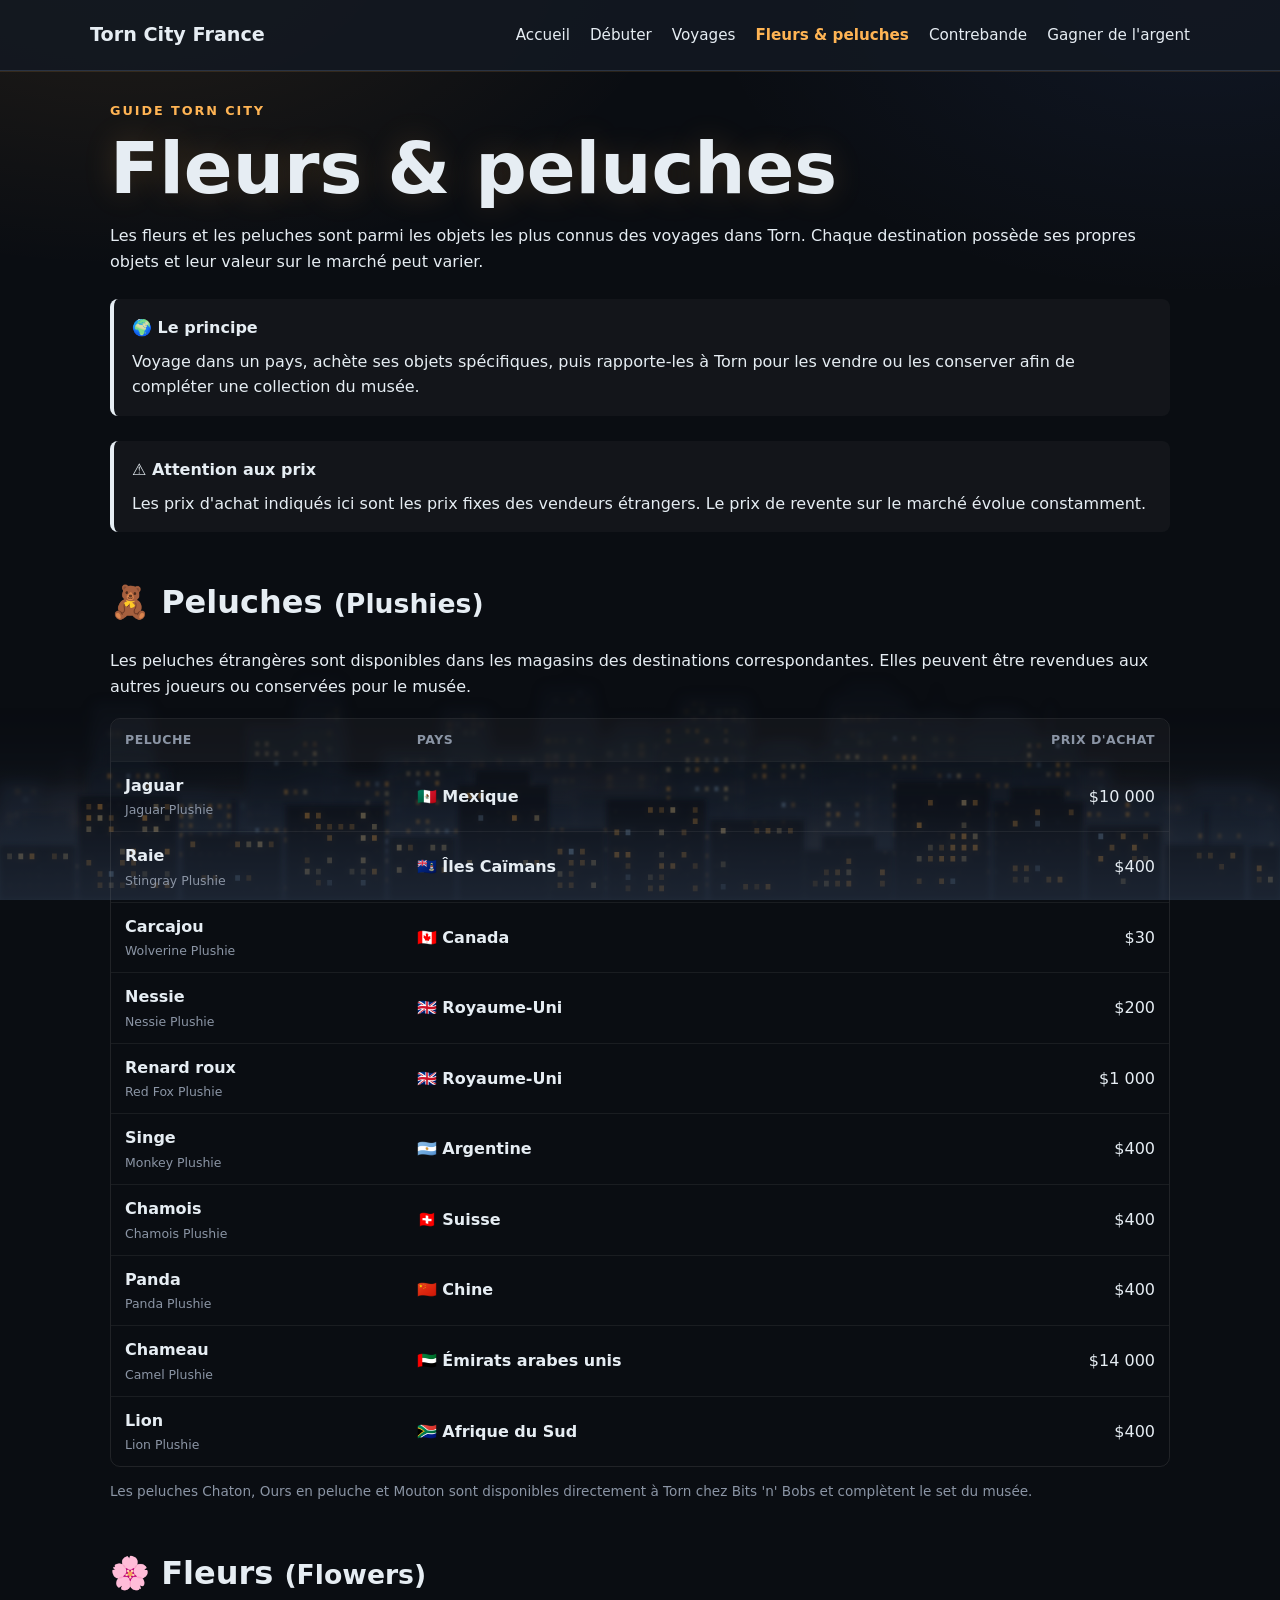
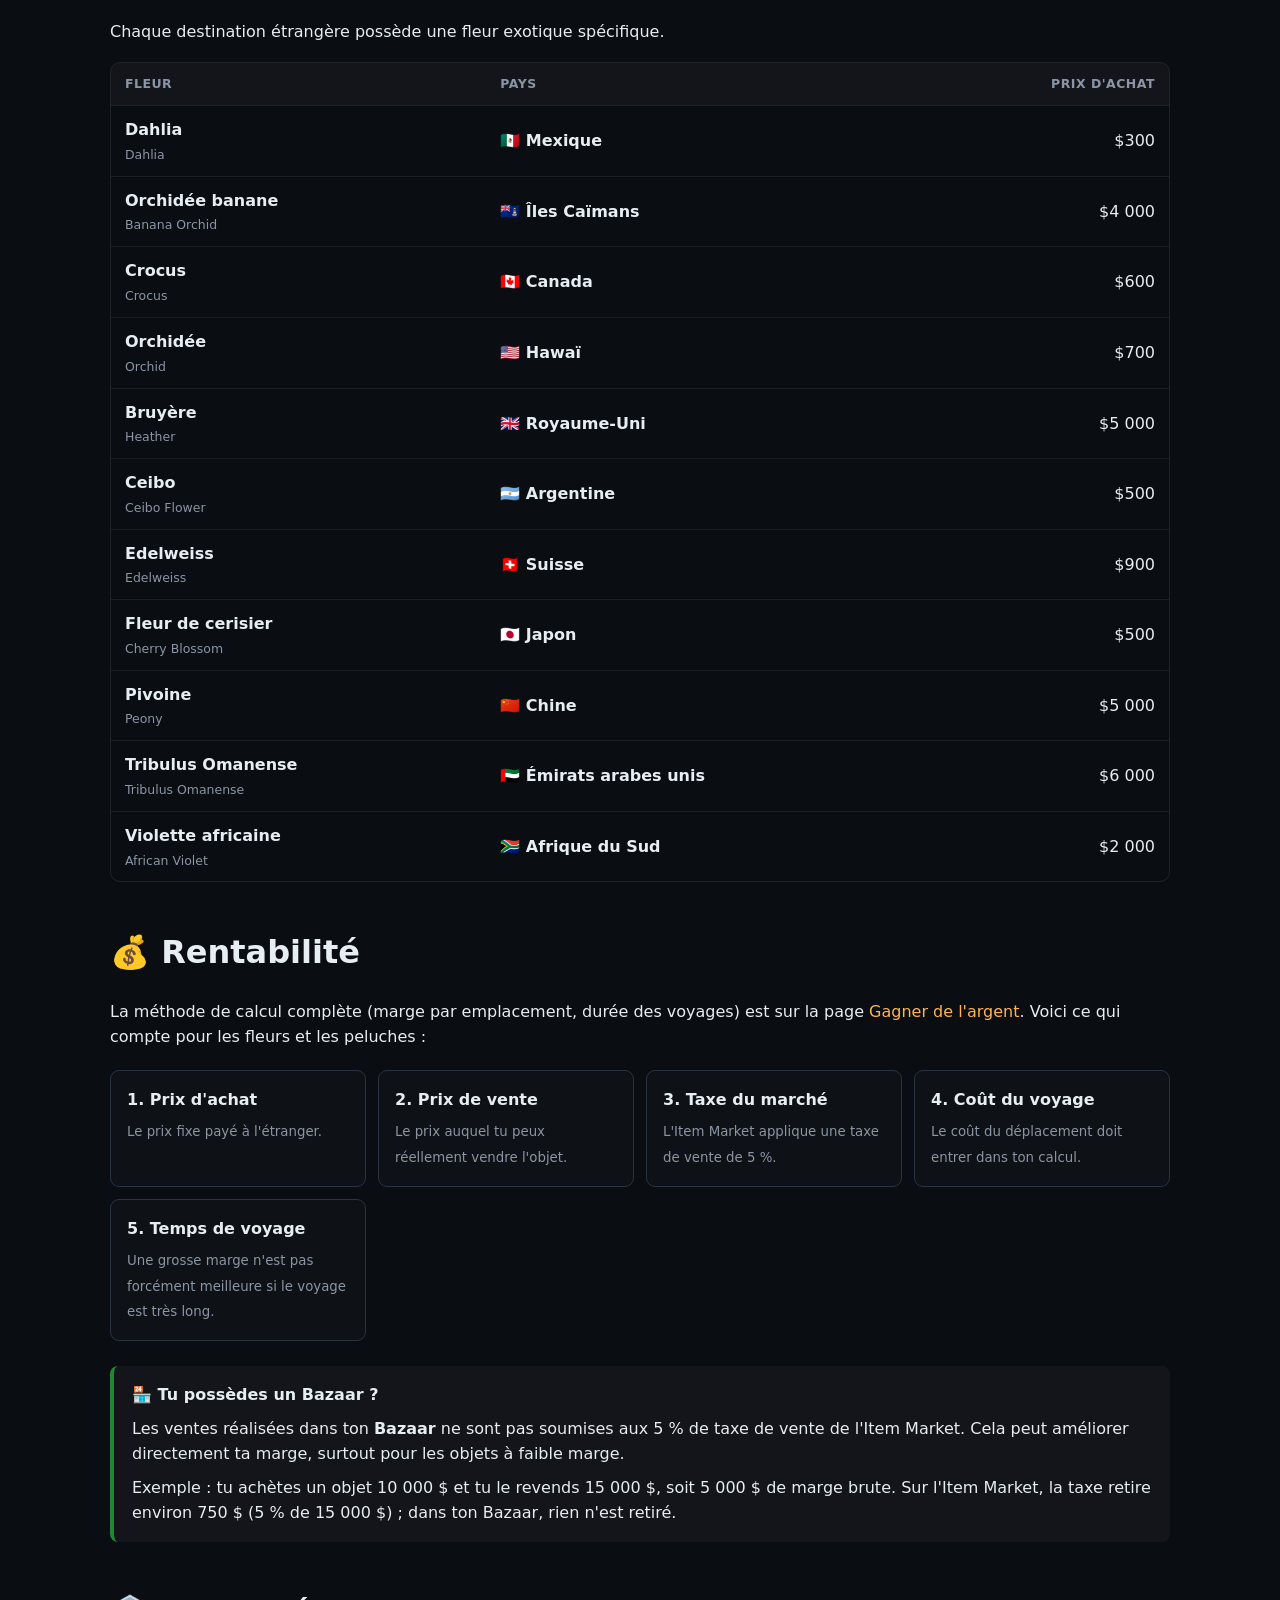
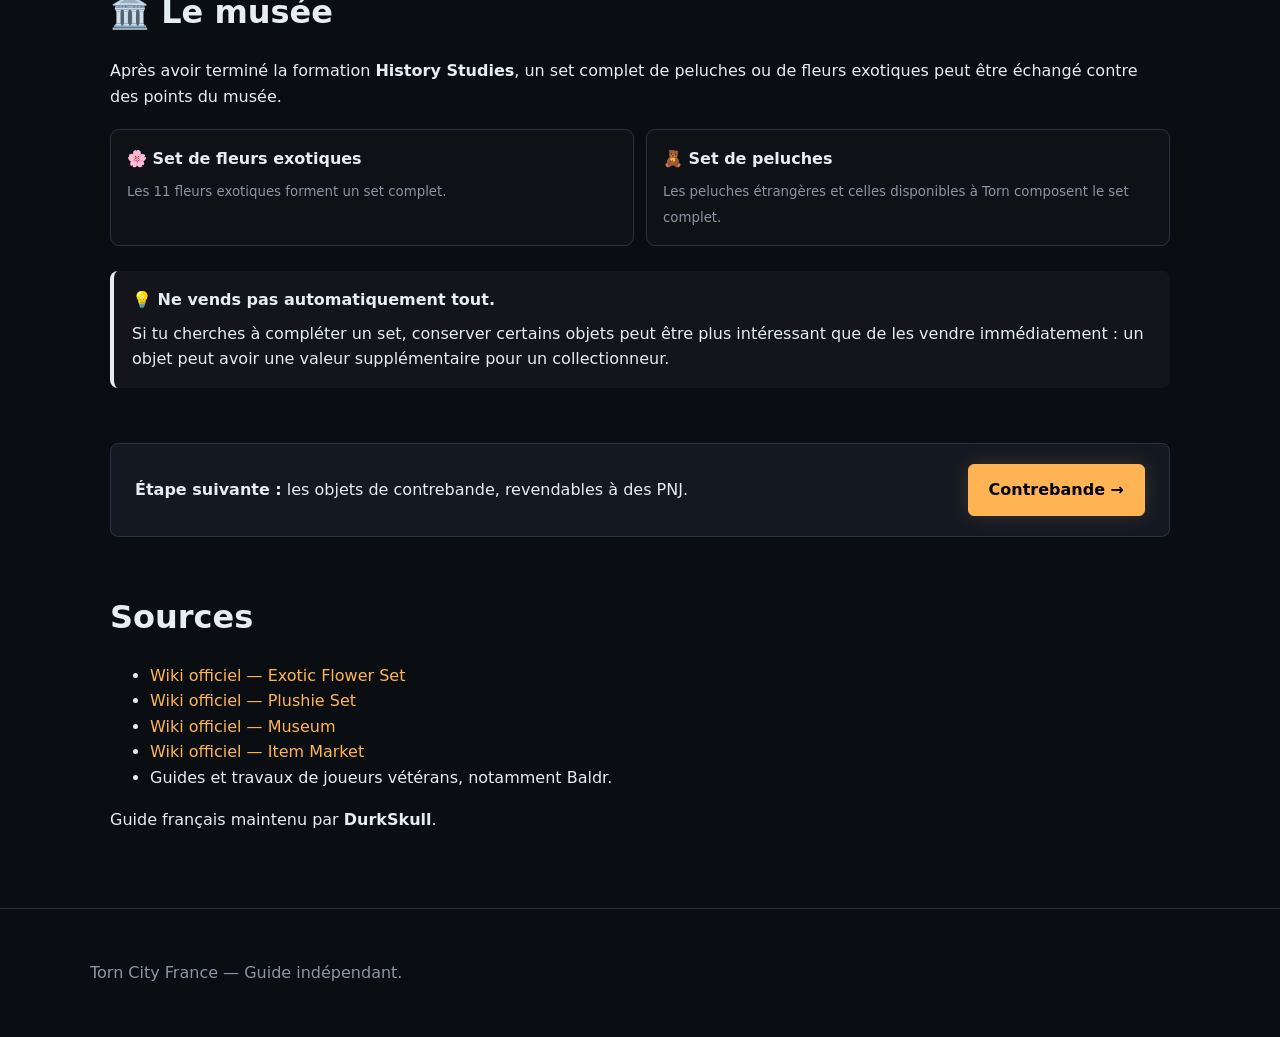
<file: fleurs-peluches.html>
<!DOCTYPE html>
<html lang="fr">
<head>
<meta charset="UTF-8">
<meta name="viewport" content="width=device-width, initial-scale=1.0">

<title>Fleurs et peluches — Guide Torn City</title>
<meta name="description"
      content="Guide français des fleurs et peluches de Torn City : destinations, prix d'achat, rentabilité, musée et conseils.">

<meta name="robots"
      content="index, follow, max-image-preview:large">

<meta name="referrer"
      content="strict-origin-when-cross-origin">

<meta
    http-equiv="Content-Security-Policy"
    content="default-src 'self'; base-uri 'self'; form-action 'self'; frame-ancestors 'none'; object-src 'none'; img-src 'self'; style-src 'self'; script-src 'none'; connect-src 'none';"
>

<link
    rel="canonical"
    href="https://durkskull.github.io/Torn-city-fr-guide/fleurs-peluches.html"
>
<link rel="stylesheet" href="css/style.css">
</head>


<body>

<header class="site-header">

<div class="container">

<p class="site-name">
    Torn City France
</p>

        <nav aria-label="Navigation principale">
            <a href="index.html">Accueil</a>
            <a href="guide-debutant.html">Débuter</a>
            <a href="voyages.html">Voyages</a>
            <a href="fleurs-peluches.html" aria-current="page">Fleurs &amp; peluches</a>
            <a href="contrebande.html">Contrebande</a>
            <a href="gagner-argent.html">Gagner de l'argent</a>
        </nav>

</div>

</header>


<main class="items-page">


<header>

<p class="eyebrow">
    GUIDE TORN CITY
</p>

<h1>
    Fleurs &amp; peluches
</h1>

<p>
    Les fleurs et les peluches sont parmi les objets les plus connus
    des voyages dans Torn. Chaque destination possède ses propres objets
    et leur valeur sur le marché peut varier.
</p>


<div class="notice">

<strong>🌍 Le principe</strong>

<p>
    Voyage dans un pays, achète ses objets spécifiques,
    puis rapporte-les à Torn pour les vendre ou les conserver
    afin de compléter une collection du musée.
</p>

</div>


<div class="notice">

<strong>⚠️ Attention aux prix</strong>

<p>
    Les prix d'achat indiqués ici sont les prix fixes des vendeurs
    étrangers. Le prix de revente sur le marché évolue constamment.
</p>

</div>

</header>



<!-- ========================= -->
<!-- PELUCHES -->
<!-- ========================= -->

<section class="section">

<h2>
    🧸 Peluches
    <small>(Plushies)</small>
</h2>

<p>
    Les peluches étrangères sont disponibles dans les magasins
    des destinations correspondantes. Elles peuvent être revendues
    aux autres joueurs ou conservées pour le musée.
</p>


<div class="table-wrap">

<table>

<thead>

<tr>

<th>
    Peluche
</th>

<th>
    Pays
</th>

<th class="number">
    Prix d'achat
</th>

</tr>

</thead>


<tbody>


<tr>

<td>
<span class="item-name">
    Jaguar
    <small>Jaguar Plushie</small>
</span>
</td>

<td class="country-cell">
    🇲🇽 Mexique
</td>

<td class="number">
    $10 000
</td>

</tr>


<tr>

<td>
<span class="item-name">
    Raie
    <small>Stingray Plushie</small>
</span>
</td>

<td class="country-cell">
    🇰🇾 Îles Caïmans
</td>

<td class="number">
    $400
</td>

</tr>


<tr>

<td>
<span class="item-name">
    Carcajou
    <small>Wolverine Plushie</small>
</span>
</td>

<td class="country-cell">
    🇨🇦 Canada
</td>

<td class="number">
    $30
</td>

</tr>


<tr>

<td>
<span class="item-name">
    Nessie
    <small>Nessie Plushie</small>
</span>
</td>

<td class="country-cell">
    🇬🇧 Royaume-Uni
</td>

<td class="number">
    $200
</td>

</tr>


<tr>

<td>
<span class="item-name">
    Renard roux
    <small>Red Fox Plushie</small>
</span>
</td>

<td class="country-cell">
    🇬🇧 Royaume-Uni
</td>

<td class="number">
    $1 000
</td>

</tr>


<tr>

<td>
<span class="item-name">
    Singe
    <small>Monkey Plushie</small>
</span>
</td>

<td class="country-cell">
    🇦🇷 Argentine
</td>

<td class="number">
    $400
</td>

</tr>


<tr>

<td>
<span class="item-name">
    Chamois
    <small>Chamois Plushie</small>
</span>
</td>

<td class="country-cell">
    🇨🇭 Suisse
</td>

<td class="number">
    $400
</td>

</tr>


<tr>

<td>
<span class="item-name">
    Panda
    <small>Panda Plushie</small>
</span>
</td>

<td class="country-cell">
    🇨🇳 Chine
</td>

<td class="number">
    $400
</td>

</tr>


<tr>

<td>
<span class="item-name">
    Chameau
    <small>Camel Plushie</small>
</span>
</td>

<td class="country-cell">
    🇦🇪 Émirats arabes unis
</td>

<td class="number">
    $14 000
</td>

</tr>


<tr>

<td>
<span class="item-name">
    Lion
    <small>Lion Plushie</small>
</span>
</td>

<td class="country-cell">
    🇿🇦 Afrique du Sud
</td>

<td class="number">
    $400
</td>

</tr>


</tbody>

</table>

</div>


<p class="small">

Les peluches Chaton, Ours en peluche et Mouton sont disponibles
directement à Torn chez Bits 'n' Bobs et complètent le set du musée.

</p>

</section>



<!-- ========================= -->
<!-- FLEURS -->
<!-- ========================= -->

<section class="section">

<h2>
    🌸 Fleurs
    <small>(Flowers)</small>
</h2>

<p>
    Chaque destination étrangère possède une fleur exotique spécifique.
</p>


<div class="table-wrap">

<table>

<thead>

<tr>

<th>
    Fleur
</th>

<th>
    Pays
</th>

<th class="number">
    Prix d'achat
</th>

</tr>

</thead>


<tbody>


<tr>

<td>
<span class="item-name">
    Dahlia
    <small>Dahlia</small>
</span>
</td>

<td class="country-cell">
    🇲🇽 Mexique
</td>

<td class="number">
    $300
</td>

</tr>


<tr>

<td>
<span class="item-name">
    Orchidée banane
    <small>Banana Orchid</small>
</span>
</td>

<td class="country-cell">
    🇰🇾 Îles Caïmans
</td>

<td class="number">
    $4 000
</td>

</tr>


<tr>

<td>
<span class="item-name">
    Crocus
    <small>Crocus</small>
</span>
</td>

<td class="country-cell">
    🇨🇦 Canada
</td>

<td class="number">
    $600
</td>

</tr>


<tr>

<td>
<span class="item-name">
    Orchidée
    <small>Orchid</small>
</span>
</td>

<td class="country-cell">
    🇺🇸 Hawaï
</td>

<td class="number">
    $700
</td>

</tr>


<tr>

<td>
<span class="item-name">
    Bruyère
    <small>Heather</small>
</span>
</td>

<td class="country-cell">
    🇬🇧 Royaume-Uni
</td>

<td class="number">
    $5 000
</td>

</tr>


<tr>

<td>
<span class="item-name">
    Ceibo
    <small>Ceibo Flower</small>
</span>
</td>

<td class="country-cell">
    🇦🇷 Argentine
</td>

<td class="number">
    $500
</td>

</tr>


<tr>

<td>
<span class="item-name">
    Edelweiss
    <small>Edelweiss</small>
</span>
</td>

<td class="country-cell">
    🇨🇭 Suisse
</td>

<td class="number">
    $900
</td>

</tr>


<tr>

<td>
<span class="item-name">
    Fleur de cerisier
    <small>Cherry Blossom</small>
</span>
</td>

<td class="country-cell">
    🇯🇵 Japon
</td>

<td class="number">
    $500
</td>

</tr>


<tr>

<td>
<span class="item-name">
    Pivoine
    <small>Peony</small>
</span>
</td>

<td class="country-cell">
    🇨🇳 Chine
</td>

<td class="number">
    $5 000
</td>

</tr>


<tr>

<td>
<span class="item-name">
    Tribulus Omanense
    <small>Tribulus Omanense</small>
</span>
</td>

<td class="country-cell">
    🇦🇪 Émirats arabes unis
</td>

<td class="number">
    $6 000
</td>

</tr>


<tr>

<td>
<span class="item-name">
    Violette africaine
    <small>African Violet</small>
</span>
</td>

<td class="country-cell">
    🇿🇦 Afrique du Sud
</td>

<td class="number">
    $2 000
</td>

</tr>


</tbody>

</table>

</div>

</section>



<!-- ========================= -->
<!-- RENTABILITÉ -->
<!-- ========================= -->

<section class="section">

<h2>💰 Rentabilité</h2>

<p>
    La méthode de calcul complète (marge par emplacement, durée des
    voyages) est sur la page
    <a href="gagner-argent.html">Gagner de l'argent</a>.
    Voici ce qui compte pour les fleurs et les peluches :
</p>

<div class="cards">

<div class="card">
<strong>1. Prix d'achat</strong>
<small>Le prix fixe payé à l'étranger.</small>
</div>

<div class="card">
<strong>2. Prix de vente</strong>
<small>Le prix auquel tu peux réellement vendre l'objet.</small>
</div>

<div class="card">
<strong>3. Taxe du marché</strong>
<small>L'Item Market applique une taxe de vente de 5 %.</small>
</div>

<div class="card">
<strong>4. Coût du voyage</strong>
<small>Le coût du déplacement doit entrer dans ton calcul.</small>
</div>

<div class="card">
<strong>5. Temps de voyage</strong>
<small>Une grosse marge n'est pas forcément meilleure si le voyage est très long.</small>
</div>

</div>

<div class="notice success">

<strong>🏪 Tu possèdes un Bazaar ?</strong>

<p>
    Les ventes réalisées dans ton <strong>Bazaar</strong> ne sont pas
    soumises aux 5 % de taxe de vente de l'Item Market. Cela peut
    améliorer directement ta marge, surtout pour les objets à faible
    marge.
</p>

<p>
    Exemple : tu achètes un objet 10 000 $ et tu le revends 15 000 $,
    soit 5 000 $ de marge brute. Sur l'Item Market, la taxe retire
    environ 750 $ (5 % de 15 000 $) ; dans ton Bazaar, rien n'est
    retiré.
</p>

</div>

</section>



<!-- ========================= -->
<!-- MUSÉE -->
<!-- ========================= -->

<section class="section">

<h2>🏛️ Le musée</h2>

<p>
    Après avoir terminé la formation <strong>History Studies</strong>,
    un set complet de peluches ou de fleurs exotiques peut être échangé
    contre des points du musée.
</p>

<div class="cards">

<div class="card">
<strong>🌸 Set de fleurs exotiques</strong>
<small>Les 11 fleurs exotiques forment un set complet.</small>
</div>

<div class="card">
<strong>🧸 Set de peluches</strong>
<small>Les peluches étrangères et celles disponibles à Torn composent le set complet.</small>
</div>

</div>

<div class="notice">

<strong>💡 Ne vends pas automatiquement tout.</strong>

<p>
    Si tu cherches à compléter un set, conserver certains objets peut
    être plus intéressant que de les vendre immédiatement : un objet
    peut avoir une valeur supplémentaire pour un collectionneur.
</p>

</div>

</section>



<div class="next-step">
    <p><strong>Étape suivante :</strong> les objets de contrebande, revendables à des PNJ.</p>
    <a class="button" href="contrebande.html">Contrebande →</a>
</div>



<!-- ========================= -->
<!-- SOURCES -->
<!-- ========================= -->

<section class="sources">

<h2>
    Sources
</h2>

<ul>

<li>
<a href="https://wiki.torn.com/wiki/Exotic_Flower_Set"
   target="_blank"
   rel="noopener noreferrer">
    Wiki officiel — Exotic Flower Set
</a>
</li>

<li>
<a href="https://wiki.torn.com/wiki/Plushie_set"
   target="_blank"
   rel="noopener noreferrer">
    Wiki officiel — Plushie Set
</a>
</li>

<li>
<a href="https://wiki.torn.com/wiki/Museum"
   target="_blank"
   rel="noopener noreferrer">
    Wiki officiel — Museum
</a>
</li>

<li>
<a href="https://wiki.torn.com/wiki/Item_Market"
   target="_blank"
   rel="noopener noreferrer">
    Wiki officiel — Item Market
</a>
</li>

<li>
    Guides et travaux de joueurs vétérans,
    notamment Baldr.
</li>

</ul>


<p>
    Guide français maintenu par <strong>DurkSkull</strong>.
</p>

</section>

</main>


<footer class="site-footer">

<div class="container">

<p>
    Torn City France — Guide indépendant.
</p>

</div>

</footer>

</body>
</html>
</file>
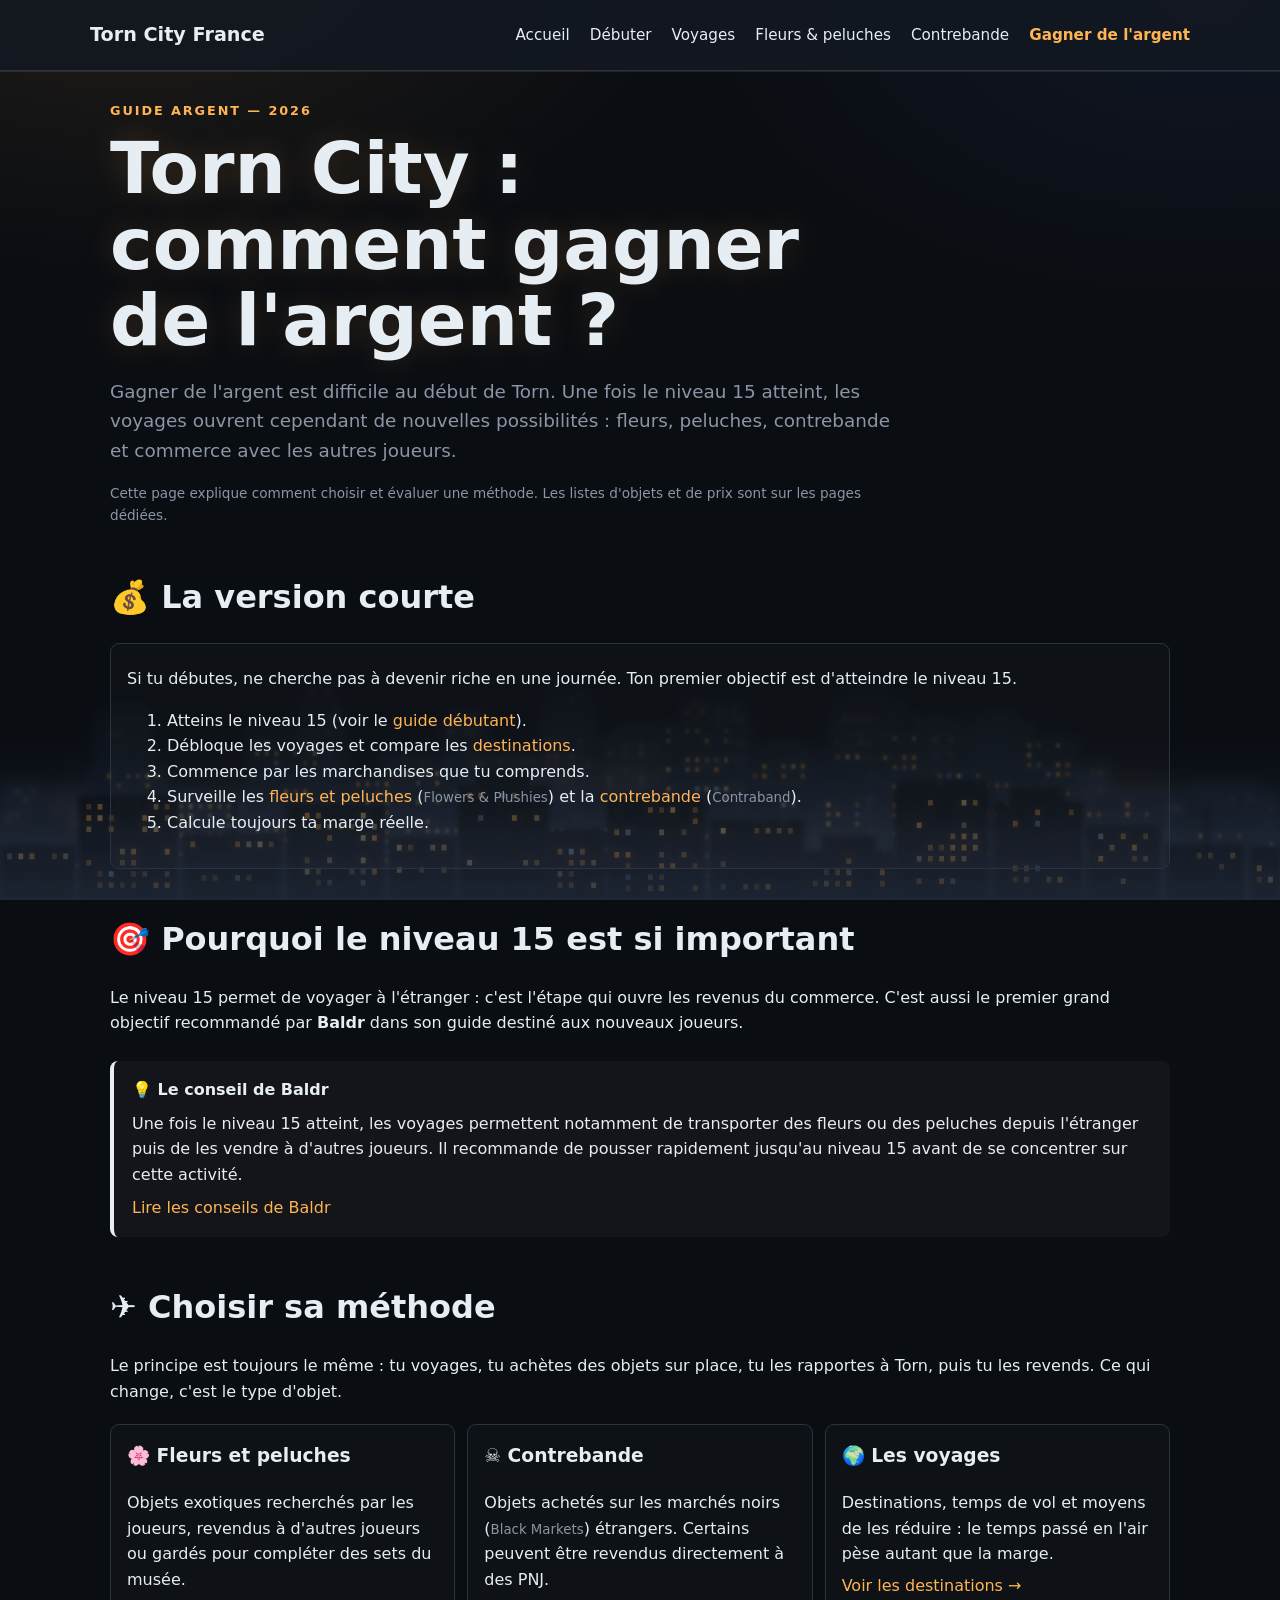
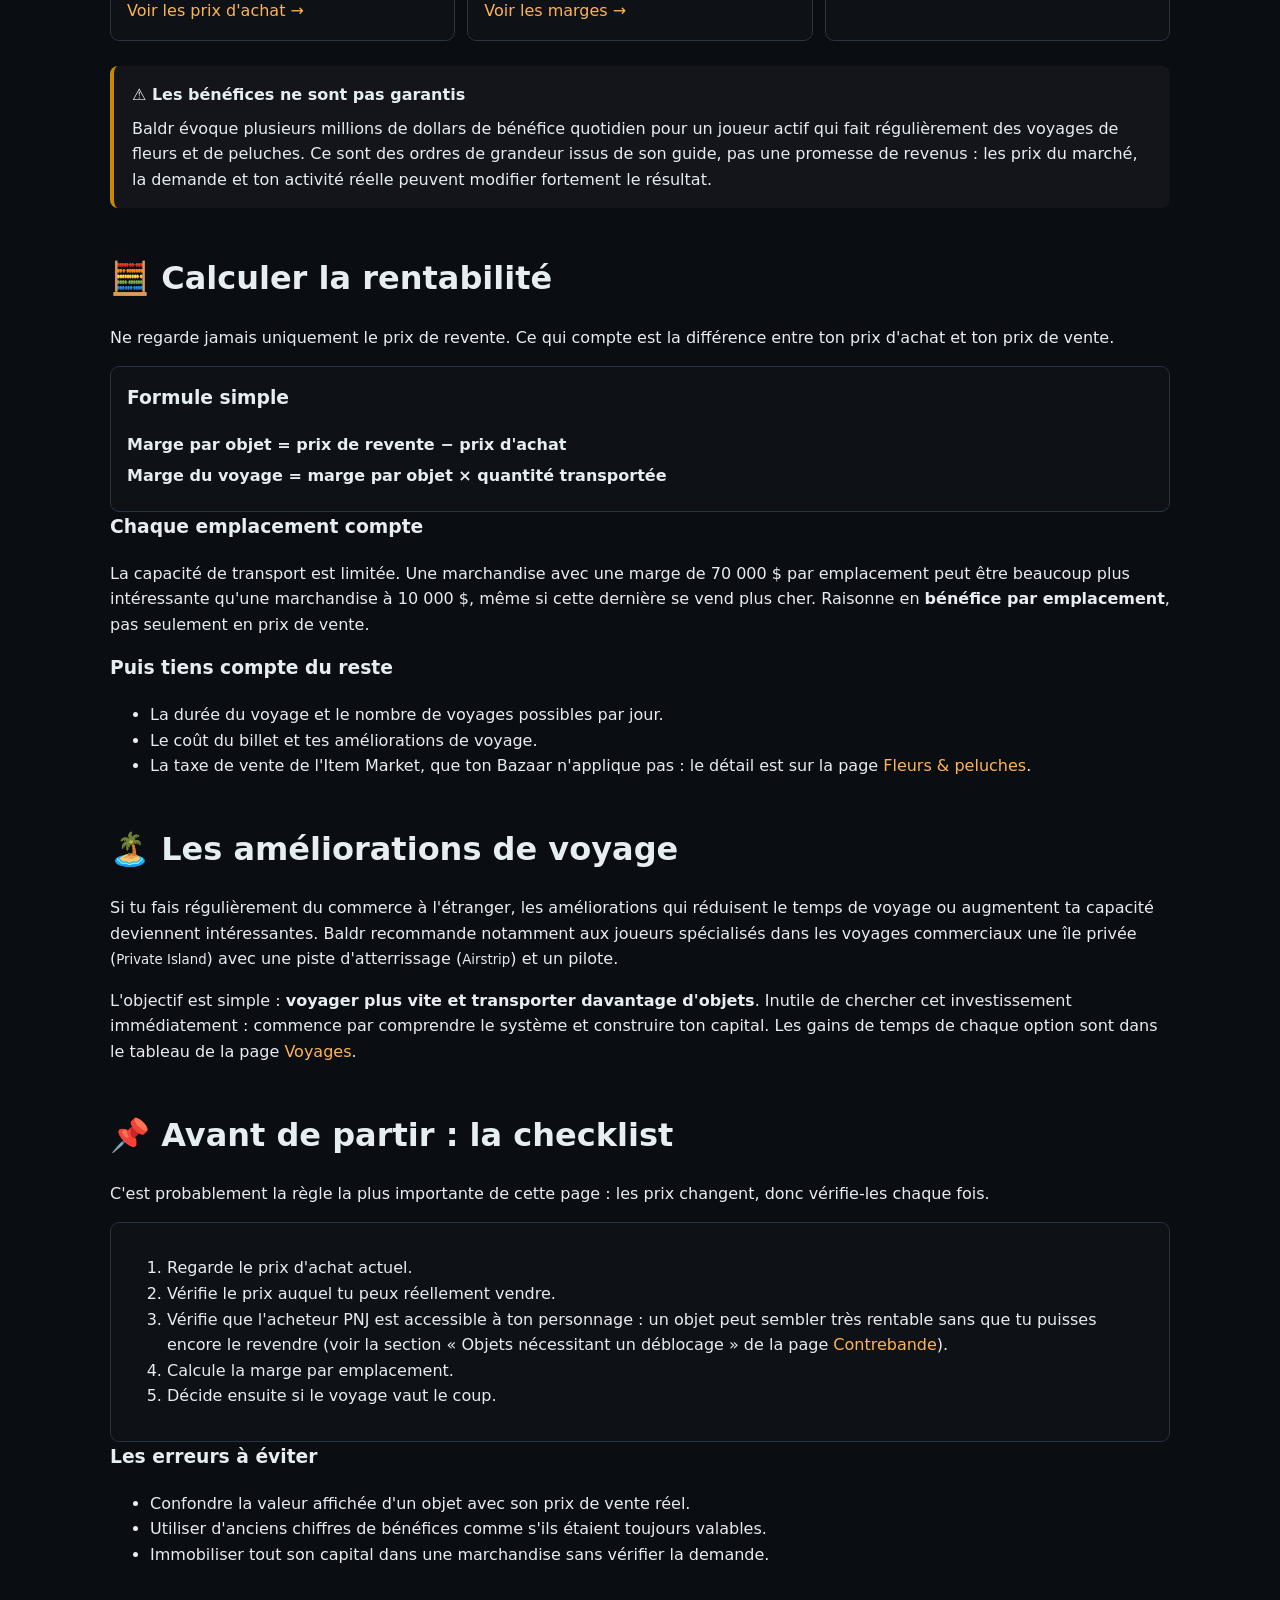
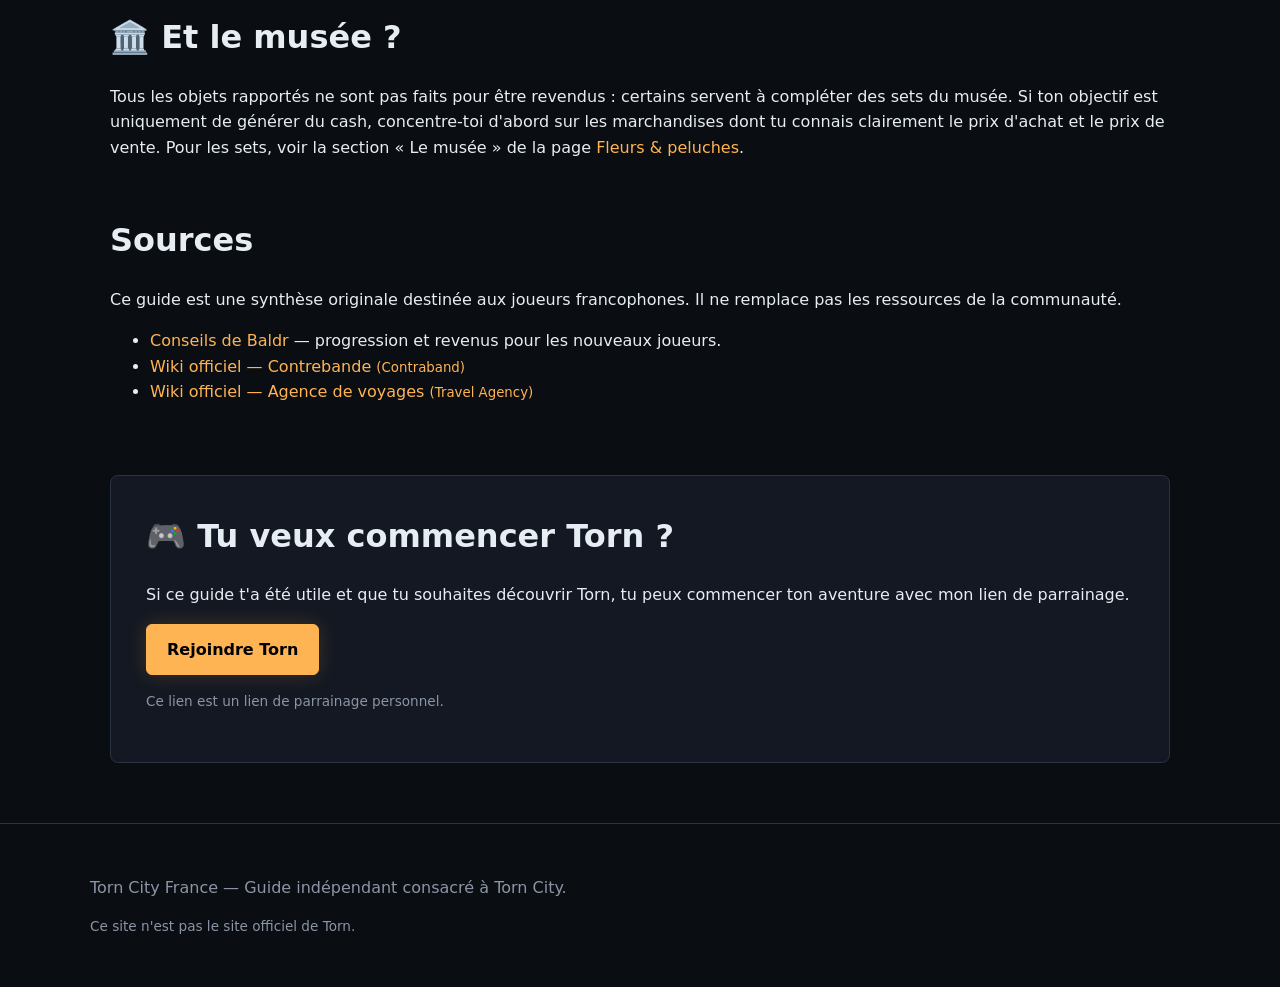
<file: gagner-argent.html>
<!doctype html>
<html lang="fr">
<head>
    <meta charset="utf-8">
    <meta name="viewport" content="width=device-width, initial-scale=1">

    <title>Torn City : comment gagner de l'argent ? | Torn City France</title>

    <meta
        name="description"
        content="Guide français de Torn City pour gagner de l'argent : comment choisir sa méthode, calculer sa marge et éviter les erreurs avant de voyager."
    >

    <meta name="robots" content="index, follow, max-image-preview:large">
    <meta name="referrer" content="strict-origin-when-cross-origin">

    <meta
        http-equiv="Content-Security-Policy"
        content="default-src 'self'; base-uri 'self'; form-action 'self'; frame-ancestors 'none'; object-src 'none'; img-src 'self'; style-src 'self'; script-src 'none'; connect-src 'none';"
    >

    <link
        rel="canonical"
        href="https://durkskull.github.io/Torn-city-fr-guide/gagner-argent.html"
    >

    <link rel="stylesheet" href="css/style.css">
</head>

<body>

<header class="site-header">
    <div class="container">

        <p class="site-name">Torn City France</p>

        <nav aria-label="Navigation principale">
            <a href="index.html">Accueil</a>
            <a href="guide-debutant.html">Débuter</a>
            <a href="voyages.html">Voyages</a>
            <a href="fleurs-peluches.html">Fleurs &amp; peluches</a>
            <a href="contrebande.html">Contrebande</a>
            <a href="gagner-argent.html" aria-current="page">Gagner de l'argent</a>
        </nav>

    </div>
</header>


<main class="money-page">

    <header class="intro">

        <p class="eyebrow">GUIDE ARGENT — 2026</p>

        <h1>Torn City : comment gagner de l'argent ?</h1>

        <p>
            Gagner de l'argent est difficile au début de Torn.
            Une fois le niveau 15 atteint, les voyages ouvrent
            cependant de nouvelles possibilités : fleurs, peluches,
            contrebande et commerce avec les autres joueurs.
        </p>

        <p class="small">
            Cette page explique comment choisir et évaluer une méthode.
            Les listes d'objets et de prix sont sur les pages dédiées.
        </p>

    </header>


    <section class="section">

        <h2>💰 La version courte</h2>

        <div class="card">

            <p>
                Si tu débutes, ne cherche pas à devenir riche en une
                journée. Ton premier objectif est d'atteindre le niveau 15.
            </p>

            <ol>
                <li>Atteins le niveau 15 (voir le <a href="guide-debutant.html">guide débutant</a>).</li>
                <li>Débloque les voyages et compare les <a href="voyages.html">destinations</a>.</li>
                <li>Commence par les marchandises que tu comprends.</li>
                <li>Surveille les <a href="fleurs-peluches.html">fleurs et peluches</a> (<small>Flowers &amp; Plushies</small>) et la <a href="contrebande.html">contrebande</a> (<small>Contraband</small>).</li>
                <li>Calcule toujours ta marge réelle.</li>
            </ol>

        </div>

    </section>


    <section class="section">

        <h2>🎯 Pourquoi le niveau 15 est si important</h2>

        <p>
            Le niveau 15 permet de voyager à l'étranger : c'est l'étape
            qui ouvre les revenus du commerce. C'est aussi le premier
            grand objectif recommandé par <strong>Baldr</strong> dans son
            guide destiné aux nouveaux joueurs.
        </p>

        <div class="notice">

            <strong>💡 Le conseil de Baldr</strong>

            <p>
                Une fois le niveau 15 atteint, les voyages permettent
                notamment de transporter des fleurs ou des peluches depuis
                l'étranger puis de les vendre à d'autres joueurs. Il
                recommande de pousser rapidement jusqu'au niveau 15 avant
                de se concentrer sur cette activité.
            </p>

            <p>
                <a
                    href="https://www.torn.com/forums.php?a=0rh%3D5&amp;b=0&amp;f=61&amp;p=threads&amp;start=1820&amp;t=16034448"
                    target="_blank"
                    rel="noopener noreferrer"
                >
                    Lire les conseils de Baldr
                </a>
            </p>

        </div>

    </section>


    <section class="section">

        <h2>✈️ Choisir sa méthode</h2>

        <p>
            Le principe est toujours le même : tu voyages, tu achètes
            des objets sur place, tu les rapportes à Torn, puis tu les
            revends. Ce qui change, c'est le type d'objet.
        </p>

        <div class="cards">

            <article class="card">
                <h3>🌸 Fleurs et peluches</h3>
                <p>
                    Objets exotiques recherchés par les joueurs, revendus
                    à d'autres joueurs ou gardés pour compléter des sets
                    du musée.
                </p>
                <a href="fleurs-peluches.html">Voir les prix d'achat →</a>
            </article>

            <article class="card">
                <h3>☠️ Contrebande</h3>
                <p>
                    Objets achetés sur les marchés noirs
                    (<small>Black Markets</small>) étrangers. Certains
                    peuvent être revendus directement à des PNJ.
                </p>
                <a href="contrebande.html">Voir les marges →</a>
            </article>

            <article class="card">
                <h3>🌍 Les voyages</h3>
                <p>
                    Destinations, temps de vol et moyens de les réduire :
                    le temps passé en l'air pèse autant que la marge.
                </p>
                <a href="voyages.html">Voir les destinations →</a>
            </article>

        </div>

        <div class="notice warning">

            <strong>⚠️ Les bénéfices ne sont pas garantis</strong>

            <p>
                Baldr évoque plusieurs millions de dollars de bénéfice
                quotidien pour un joueur actif qui fait régulièrement des
                voyages de fleurs et de peluches. Ce sont des ordres de
                grandeur issus de son guide, pas une promesse de revenus :
                les prix du marché, la demande et ton activité réelle
                peuvent modifier fortement le résultat.
            </p>

        </div>

    </section>


    <section class="section">

        <h2>🧮 Calculer la rentabilité</h2>

        <p>
            Ne regarde jamais uniquement le prix de revente. Ce qui
            compte est la différence entre ton prix d'achat et ton prix
            de vente.
        </p>

        <div class="card">

            <h3>Formule simple</h3>

            <p>
                <strong>Marge par objet = prix de revente − prix d'achat</strong>
            </p>

            <p>
                <strong>Marge du voyage = marge par objet × quantité transportée</strong>
            </p>

        </div>

        <h3>Chaque emplacement compte</h3>

        <p>
            La capacité de transport est limitée. Une marchandise avec
            une marge de 70 000 $ par emplacement peut être beaucoup plus
            intéressante qu'une marchandise à 10 000 $, même si cette
            dernière se vend plus cher. Raisonne en
            <strong>bénéfice par emplacement</strong>, pas seulement en
            prix de vente.
        </p>

        <h3>Puis tiens compte du reste</h3>

        <ul>
            <li>La durée du voyage et le nombre de voyages possibles par jour.</li>
            <li>Le coût du billet et tes améliorations de voyage.</li>
            <li>
                La taxe de vente de l'Item Market, que ton Bazaar n'applique
                pas : le détail est sur la page
                <a href="fleurs-peluches.html">Fleurs &amp; peluches</a>.
            </li>
        </ul>

    </section>


    <section class="section">

        <h2>🏝️ Les améliorations de voyage</h2>

        <p>
            Si tu fais régulièrement du commerce à l'étranger, les
            améliorations qui réduisent le temps de voyage ou augmentent
            ta capacité deviennent intéressantes. Baldr recommande
            notamment aux joueurs spécialisés dans les voyages
            commerciaux une île privée (<small>Private Island</small>)
            avec une piste d'atterrissage (<small>Airstrip</small>) et
            un pilote.
        </p>

        <p>
            L'objectif est simple : <strong>voyager plus vite et
            transporter davantage d'objets</strong>. Inutile de chercher
            cet investissement immédiatement : commence par comprendre
            le système et construire ton capital. Les gains de temps de
            chaque option sont dans le tableau de la page
            <a href="voyages.html">Voyages</a>.
        </p>

    </section>


    <section class="section">

        <h2>📌 Avant de partir : la checklist</h2>

        <p>
            C'est probablement la règle la plus importante de cette
            page : les prix changent, donc vérifie-les chaque fois.
        </p>

        <div class="card">

            <ol>
                <li>Regarde le prix d'achat actuel.</li>
                <li>Vérifie le prix auquel tu peux réellement vendre.</li>
                <li>
                    Vérifie que l'acheteur PNJ est accessible à ton
                    personnage : un objet peut sembler très rentable sans
                    que tu puisses encore le revendre (voir la section
                    « Objets nécessitant un déblocage » de la page
                    <a href="contrebande.html">Contrebande</a>).
                </li>
                <li>Calcule la marge par emplacement.</li>
                <li>Décide ensuite si le voyage vaut le coup.</li>
            </ol>

        </div>

        <h3>Les erreurs à éviter</h3>

        <ul>
            <li>Confondre la valeur affichée d'un objet avec son prix de vente réel.</li>
            <li>Utiliser d'anciens chiffres de bénéfices comme s'ils étaient toujours valables.</li>
            <li>Immobiliser tout son capital dans une marchandise sans vérifier la demande.</li>
        </ul>

    </section>


    <section class="section">

        <h2>🏛️ Et le musée ?</h2>

        <p>
            Tous les objets rapportés ne sont pas faits pour être
            revendus : certains servent à compléter des sets du musée.
            Si ton objectif est uniquement de générer du cash,
            concentre-toi d'abord sur les marchandises dont tu connais
            clairement le prix d'achat et le prix de vente. Pour les
            sets, voir la section « Le musée » de la page
            <a href="fleurs-peluches.html">Fleurs &amp; peluches</a>.
        </p>

    </section>


    <section class="sources">

        <h2>Sources</h2>

        <p>
            Ce guide est une synthèse originale destinée aux joueurs
            francophones. Il ne remplace pas les ressources de la
            communauté.
        </p>

        <ul>

            <li>
                <a
                    href="https://www.torn.com/forums.php?a=0rh%3D5&amp;b=0&amp;f=61&amp;p=threads&amp;start=1820&amp;t=16034448"
                    target="_blank"
                    rel="noopener noreferrer"
                >
                    Conseils de Baldr
                </a>
                — progression et revenus pour les nouveaux joueurs.
            </li>

            <li>
                <a
                    href="https://wiki.torn.com/wiki/Contraband"
                    target="_blank"
                    rel="noopener noreferrer"
                >
                    Wiki officiel — Contrebande
                    <small>(Contraband)</small>
                </a>
            </li>

            <li>
                <a
                    href="https://wiki.torn.com/wiki/Travel_Agency"
                    target="_blank"
                    rel="noopener noreferrer"
                >
                    Wiki officiel — Agence de voyages
                    <small>(Travel Agency)</small>
                </a>
            </li>

        </ul>

    </section>


    <section class="referral">

        <h2>🎮 Tu veux commencer Torn ?</h2>

        <p>
            Si ce guide t'a été utile et que tu souhaites découvrir Torn,
            tu peux commencer ton aventure avec mon lien de parrainage.
        </p>

        <p>
            <a
                class="button"
                href="https://www.torn.com/4227770"
                target="_blank"
                rel="noopener noreferrer"
            >
                Rejoindre Torn
            </a>
        </p>

        <p class="small">
            Ce lien est un lien de parrainage personnel.
        </p>

    </section>

</main>


<footer class="site-footer">

    <div class="container">

        <p>
            Torn City France — Guide indépendant consacré à Torn City.
        </p>

        <p class="small">
            Ce site n'est pas le site officiel de Torn.
        </p>

    </div>

</footer>

</body>
</html>
</file>
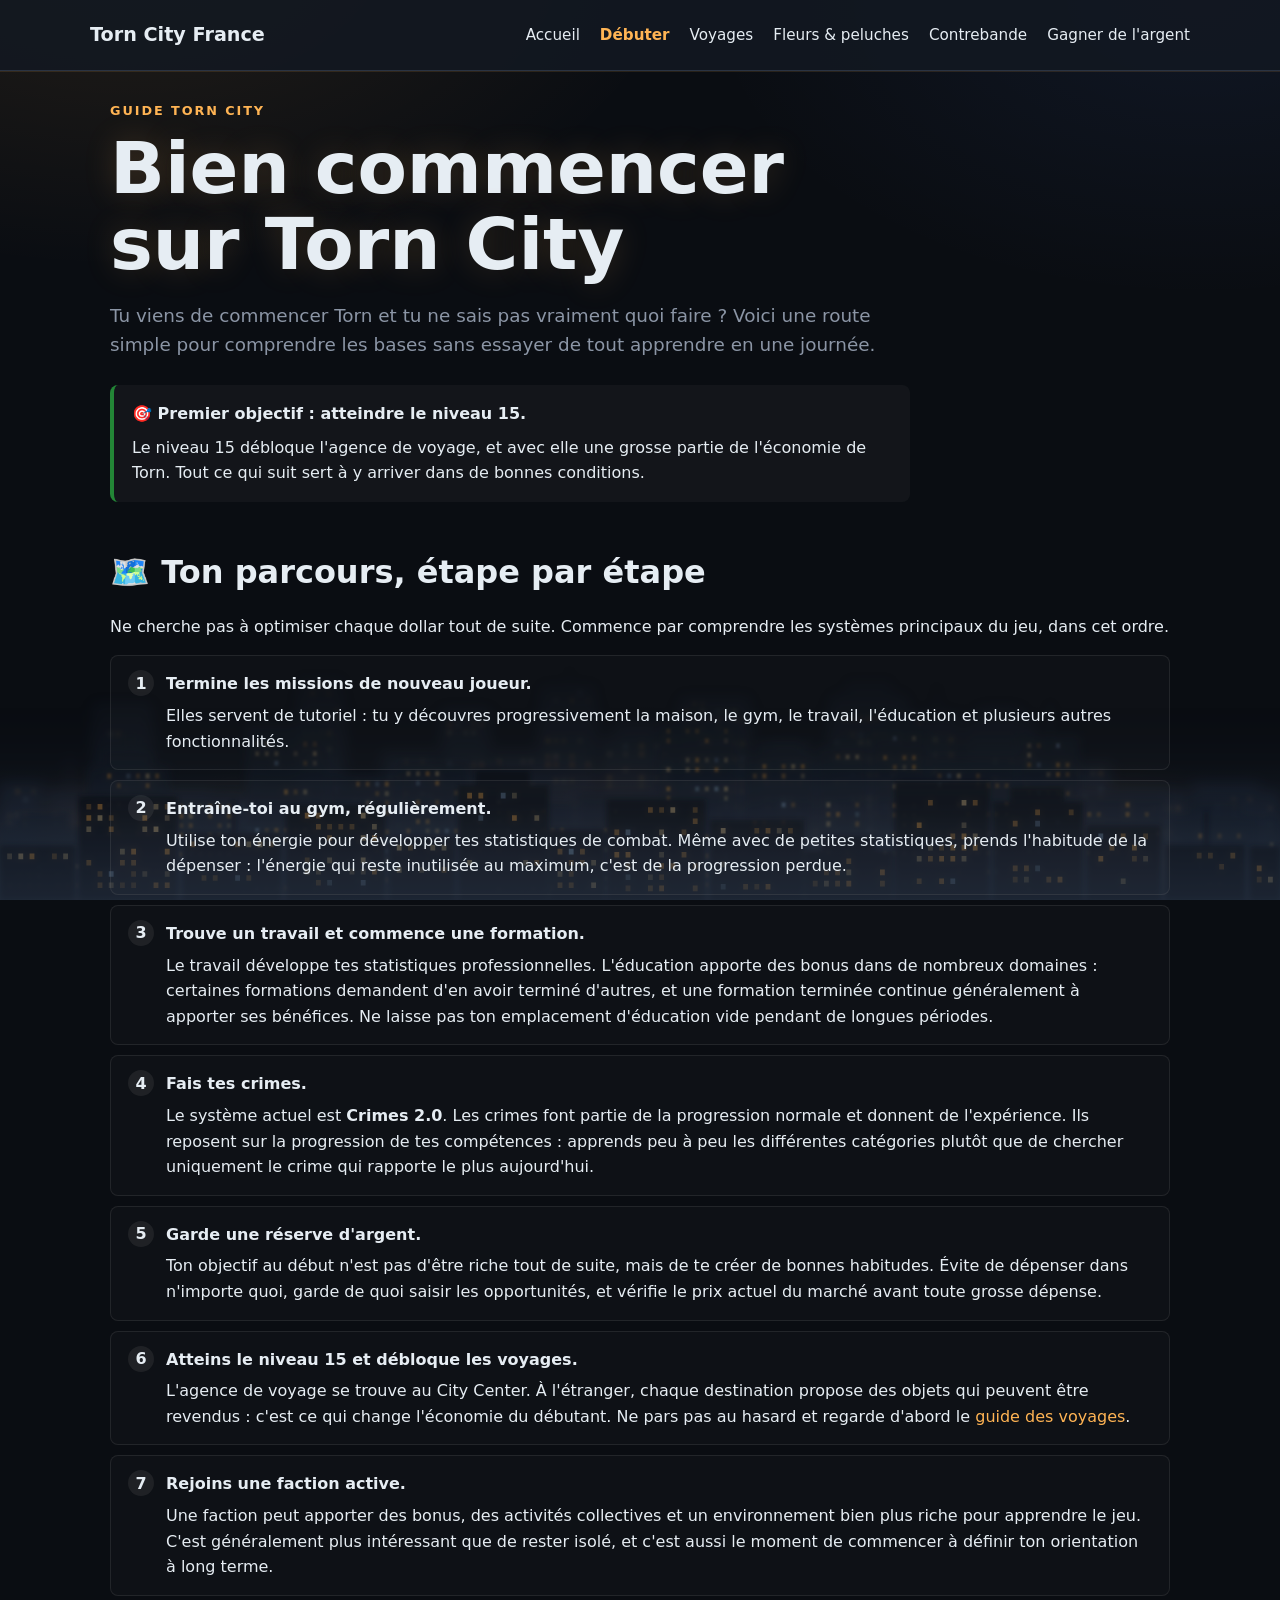
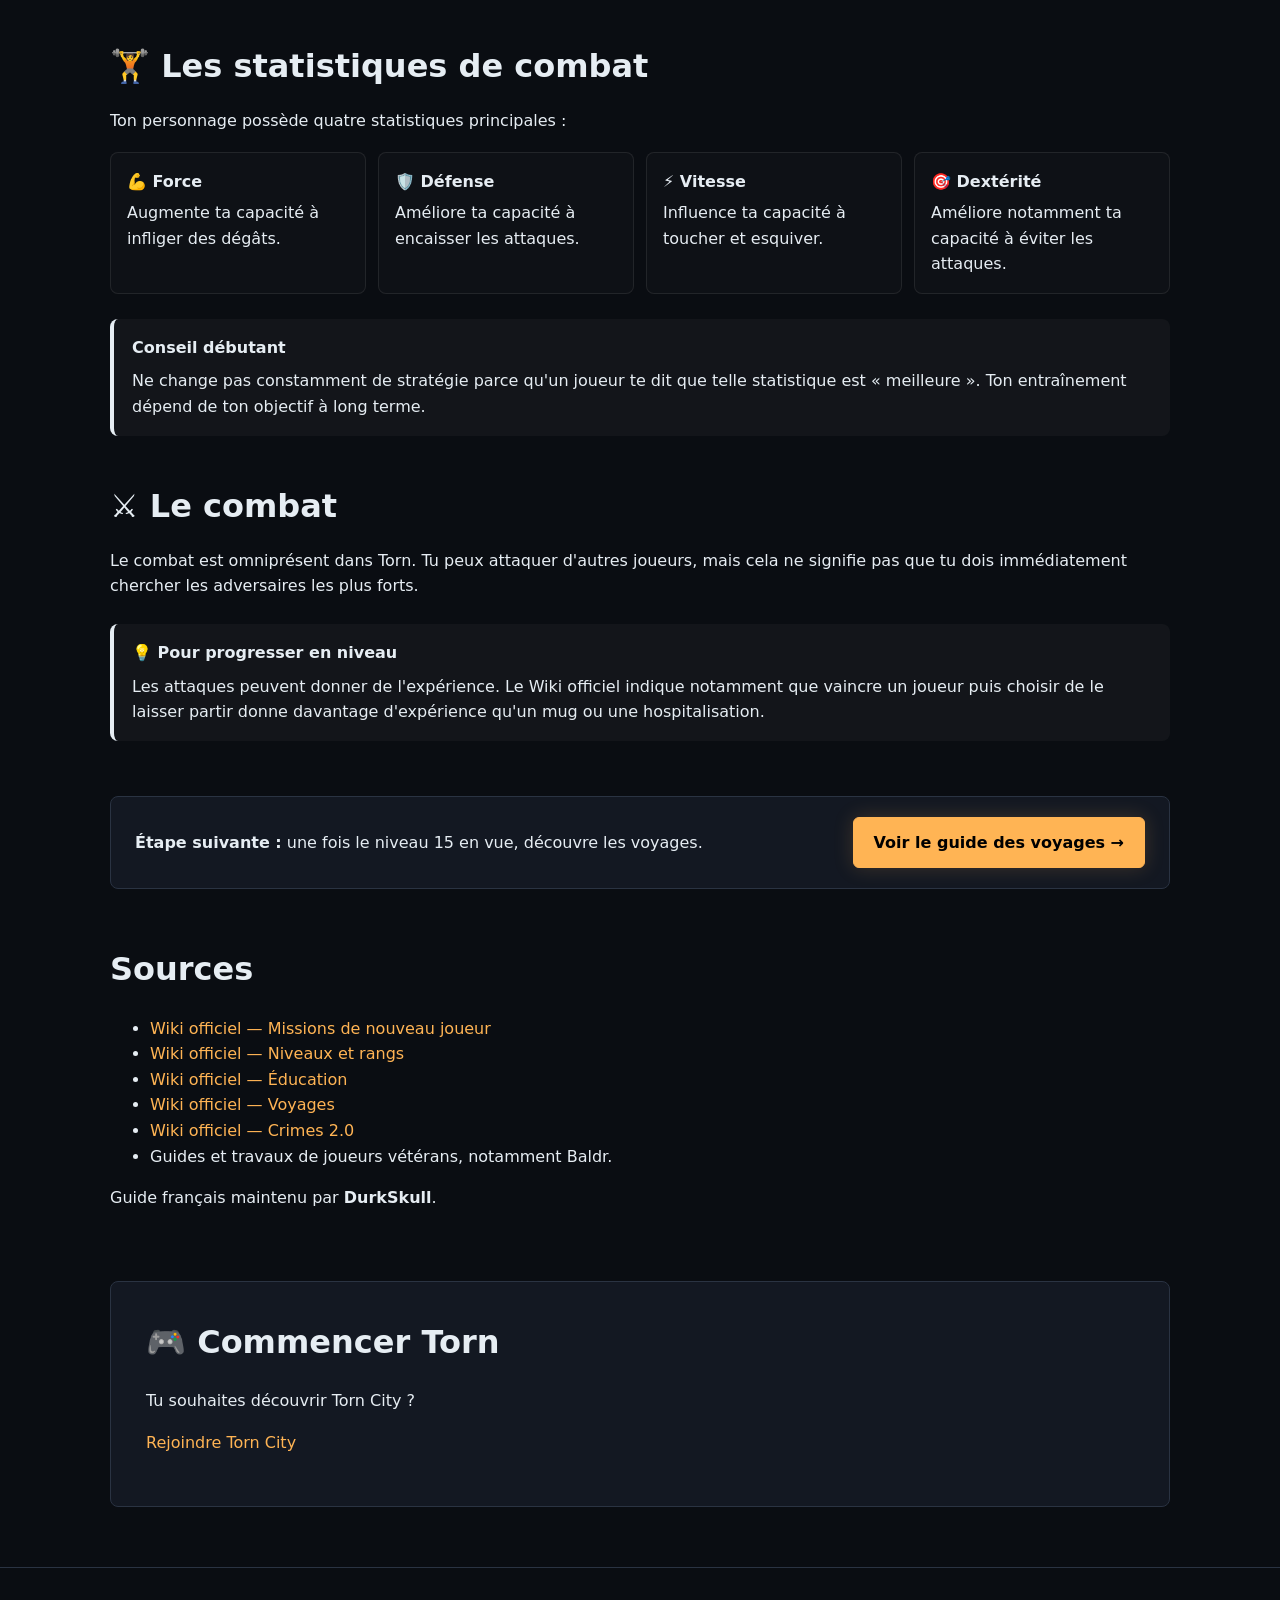
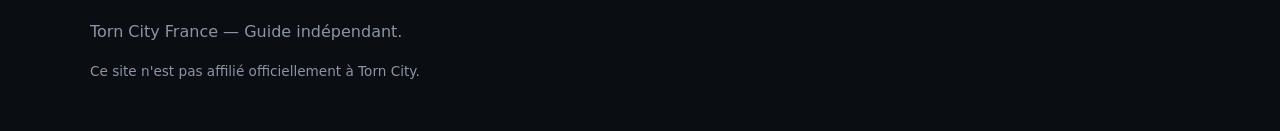
<file: guide-debutant.html>
<!DOCTYPE html>
<html lang="fr">
<head>
    <meta charset="UTF-8">
    <meta name="viewport" content="width=device-width, initial-scale=1.0">

    <title>Guide débutant Torn City — Bien commencer</title>

    <meta name="description"
          content="Guide français pour bien commencer sur Torn City : missions, entraînement, travail, éducation, crimes, argent et niveau 15.">

    <meta name="robots" content="index, follow, max-image-preview:large">

    <meta name="referrer" content="strict-origin-when-cross-origin">

    <meta
        http-equiv="Content-Security-Policy"
        content="default-src 'self'; base-uri 'self'; form-action 'self'; frame-ancestors 'none'; object-src 'none'; img-src 'self'; style-src 'self'; script-src 'none'; connect-src 'none';"
    >

    <meta property="og:title"
          content="Guide débutant Torn City — Bien commencer">
    <meta property="og:description"
          content="Guide français pour bien commencer sur Torn City : missions, entraînement, travail, éducation, crimes, argent et niveau 15.">
    <meta property="og:type" content="website">
    <meta property="og:url"
          content="https://durkskull.github.io/Torn-city-fr-guide/guide-debutant.html">

    <link rel="canonical"
          href="https://durkskull.github.io/Torn-city-fr-guide/guide-debutant.html">

    <link rel="stylesheet" href="css/style.css">
</head>

<body>

<header class="site-header">
    <div class="container">

        <p class="site-name">Torn City France</p>

        <nav aria-label="Navigation principale">
            <a href="index.html">Accueil</a>
            <a href="guide-debutant.html" aria-current="page">Débuter</a>
            <a href="voyages.html">Voyages</a>
            <a href="fleurs-peluches.html">Fleurs &amp; peluches</a>
            <a href="contrebande.html">Contrebande</a>
            <a href="gagner-argent.html">Gagner de l'argent</a>
        </nav>

    </div>
</header>


<main class="beginner-page">

    <header class="intro">

        <p class="eyebrow">GUIDE TORN CITY</p>

        <h1>Bien commencer sur Torn City</h1>

        <p>
            Tu viens de commencer Torn et tu ne sais pas vraiment
            quoi faire ? Voici une route simple pour comprendre les
            bases sans essayer de tout apprendre en une journée.
        </p>

        <div class="notice success">
            <strong>🎯 Premier objectif : atteindre le niveau 15.</strong>

            <p>
                Le niveau 15 débloque l'agence de voyage, et avec elle
                une grosse partie de l'économie de Torn. Tout ce qui
                suit sert à y arriver dans de bonnes conditions.
            </p>
        </div>

    </header>


    <section class="guide-section">

        <h2>🗺️ Ton parcours, étape par étape</h2>

        <p>
            Ne cherche pas à optimiser chaque dollar tout de suite.
            Commence par comprendre les systèmes principaux du jeu,
            dans cet ordre.
        </p>

        <ol class="steps">

            <li>
                <strong>Termine les missions de nouveau joueur.</strong>

                <p>
                    Elles servent de tutoriel : tu y découvres
                    progressivement la maison, le gym, le travail,
                    l'éducation et plusieurs autres fonctionnalités.
                </p>
            </li>

            <li>
                <strong>Entraîne-toi au gym, régulièrement.</strong>

                <p>
                    Utilise ton énergie pour développer tes statistiques
                    de combat. Même avec de petites statistiques, prends
                    l'habitude de la dépenser : l'énergie qui reste
                    inutilisée au maximum, c'est de la progression perdue.
                </p>
            </li>

            <li>
                <strong>Trouve un travail et commence une formation.</strong>

                <p>
                    Le travail développe tes statistiques
                    professionnelles. L'éducation apporte des bonus dans
                    de nombreux domaines : certaines formations demandent
                    d'en avoir terminé d'autres, et une formation terminée
                    continue généralement à apporter ses bénéfices.
                    Ne laisse pas ton emplacement d'éducation vide
                    pendant de longues périodes.
                </p>
            </li>

            <li>
                <strong>Fais tes crimes.</strong>

                <p>
                    Le système actuel est <strong>Crimes 2.0</strong>.
                    Les crimes font partie de la progression normale et
                    donnent de l'expérience. Ils reposent sur la
                    progression de tes compétences : apprends peu à peu
                    les différentes catégories plutôt que de chercher
                    uniquement le crime qui rapporte le plus aujourd'hui.
                </p>
            </li>

            <li>
                <strong>Garde une réserve d'argent.</strong>

                <p>
                    Ton objectif au début n'est pas d'être riche tout de
                    suite, mais de te créer de bonnes habitudes. Évite
                    de dépenser dans n'importe quoi, garde de quoi saisir
                    les opportunités, et vérifie le prix actuel du marché
                    avant toute grosse dépense.
                </p>
            </li>

            <li>
                <strong>Atteins le niveau 15 et débloque les voyages.</strong>

                <p>
                    L'agence de voyage se trouve au City Center. À
                    l'étranger, chaque destination propose des objets
                    qui peuvent être revendus : c'est ce qui change
                    l'économie du débutant. Ne pars pas au hasard et
                    regarde d'abord le <a href="voyages.html">guide des
                    voyages</a>.
                </p>
            </li>

            <li>
                <strong>Rejoins une faction active.</strong>

                <p>
                    Une faction peut apporter des bonus, des activités
                    collectives et un environnement bien plus riche pour
                    apprendre le jeu. C'est généralement plus intéressant
                    que de rester isolé, et c'est aussi le moment de
                    commencer à définir ton orientation à long terme.
                </p>
            </li>

        </ol>

    </section>


    <section class="guide-section">

        <h2>🏋️ Les statistiques de combat</h2>

        <p>
            Ton personnage possède quatre statistiques principales :
        </p>

        <div class="tip-grid">

            <div class="tip">
                <strong>💪 Force</strong>
                Augmente ta capacité à infliger des dégâts.
            </div>

            <div class="tip">
                <strong>🛡️ Défense</strong>
                Améliore ta capacité à encaisser les attaques.
            </div>

            <div class="tip">
                <strong>⚡ Vitesse</strong>
                Influence ta capacité à toucher et esquiver.
            </div>

            <div class="tip">
                <strong>🎯 Dextérité</strong>
                Améliore notamment ta capacité à éviter les attaques.
            </div>

        </div>

        <div class="notice">
            <strong>Conseil débutant</strong>

            <p>
                Ne change pas constamment de stratégie parce qu'un joueur
                te dit que telle statistique est « meilleure ».
                Ton entraînement dépend de ton objectif à long terme.
            </p>
        </div>

    </section>


    <section class="guide-section">

        <h2>⚔️ Le combat</h2>

        <p>
            Le combat est omniprésent dans Torn. Tu peux attaquer
            d'autres joueurs, mais cela ne signifie pas que tu dois
            immédiatement chercher les adversaires les plus forts.
        </p>

        <div class="notice">
            <strong>💡 Pour progresser en niveau</strong>

            <p>
                Les attaques peuvent donner de l'expérience. Le Wiki
                officiel indique notamment que vaincre un joueur puis
                choisir de le laisser partir donne davantage d'expérience
                qu'un mug ou une hospitalisation.
            </p>
        </div>

    </section>


    <div class="next-step">
        <p><strong>Étape suivante :</strong> une fois le niveau 15 en vue, découvre les voyages.</p>
        <a class="button" href="voyages.html">Voir le guide des voyages →</a>
    </div>


    <section class="sources">

        <h2>Sources</h2>

        <ul>

            <li>
                <a href="https://wiki.torn.com/wiki/New_Player_Missions"
                   target="_blank"
                   rel="noopener noreferrer">
                    Wiki officiel — Missions de nouveau joueur
                </a>
            </li>

            <li>
                <a href="https://wiki.torn.com/wiki/Level_and_Ranks"
                   target="_blank"
                   rel="noopener noreferrer">
                    Wiki officiel — Niveaux et rangs
                </a>
            </li>

            <li>
                <a href="https://wiki.torn.com/wiki/Education"
                   target="_blank"
                   rel="noopener noreferrer">
                    Wiki officiel — Éducation
                </a>
            </li>

            <li>
                <a href="https://wiki.torn.com/wiki/Travel"
                   target="_blank"
                   rel="noopener noreferrer">
                    Wiki officiel — Voyages
                </a>
            </li>

            <li>
                <a href="https://wiki.torn.com/wiki/Crimes_2.0"
                   target="_blank"
                   rel="noopener noreferrer">
                    Wiki officiel — Crimes 2.0
                </a>
            </li>

            <li>
                Guides et travaux de joueurs vétérans,
                notamment Baldr.
            </li>

        </ul>

        <p>
            Guide français maintenu par <strong>DurkSkull</strong>.
        </p>

    </section>


    <section class="referral">

        <h2>🎮 Commencer Torn</h2>

        <p>
            Tu souhaites découvrir Torn City ?
        </p>

        <p>
            <a href="https://www.torn.com/4227770"
               target="_blank"
               rel="noopener noreferrer">
                Rejoindre Torn City
            </a>
        </p>

    </section>

</main>


<footer class="site-footer">

    <div class="container">

        <p>
            Torn City France — Guide indépendant.
        </p>

        <p class="small">
            Ce site n'est pas affilié officiellement à Torn City.
        </p>

    </div>

</footer>

</body>
</html>
</file>
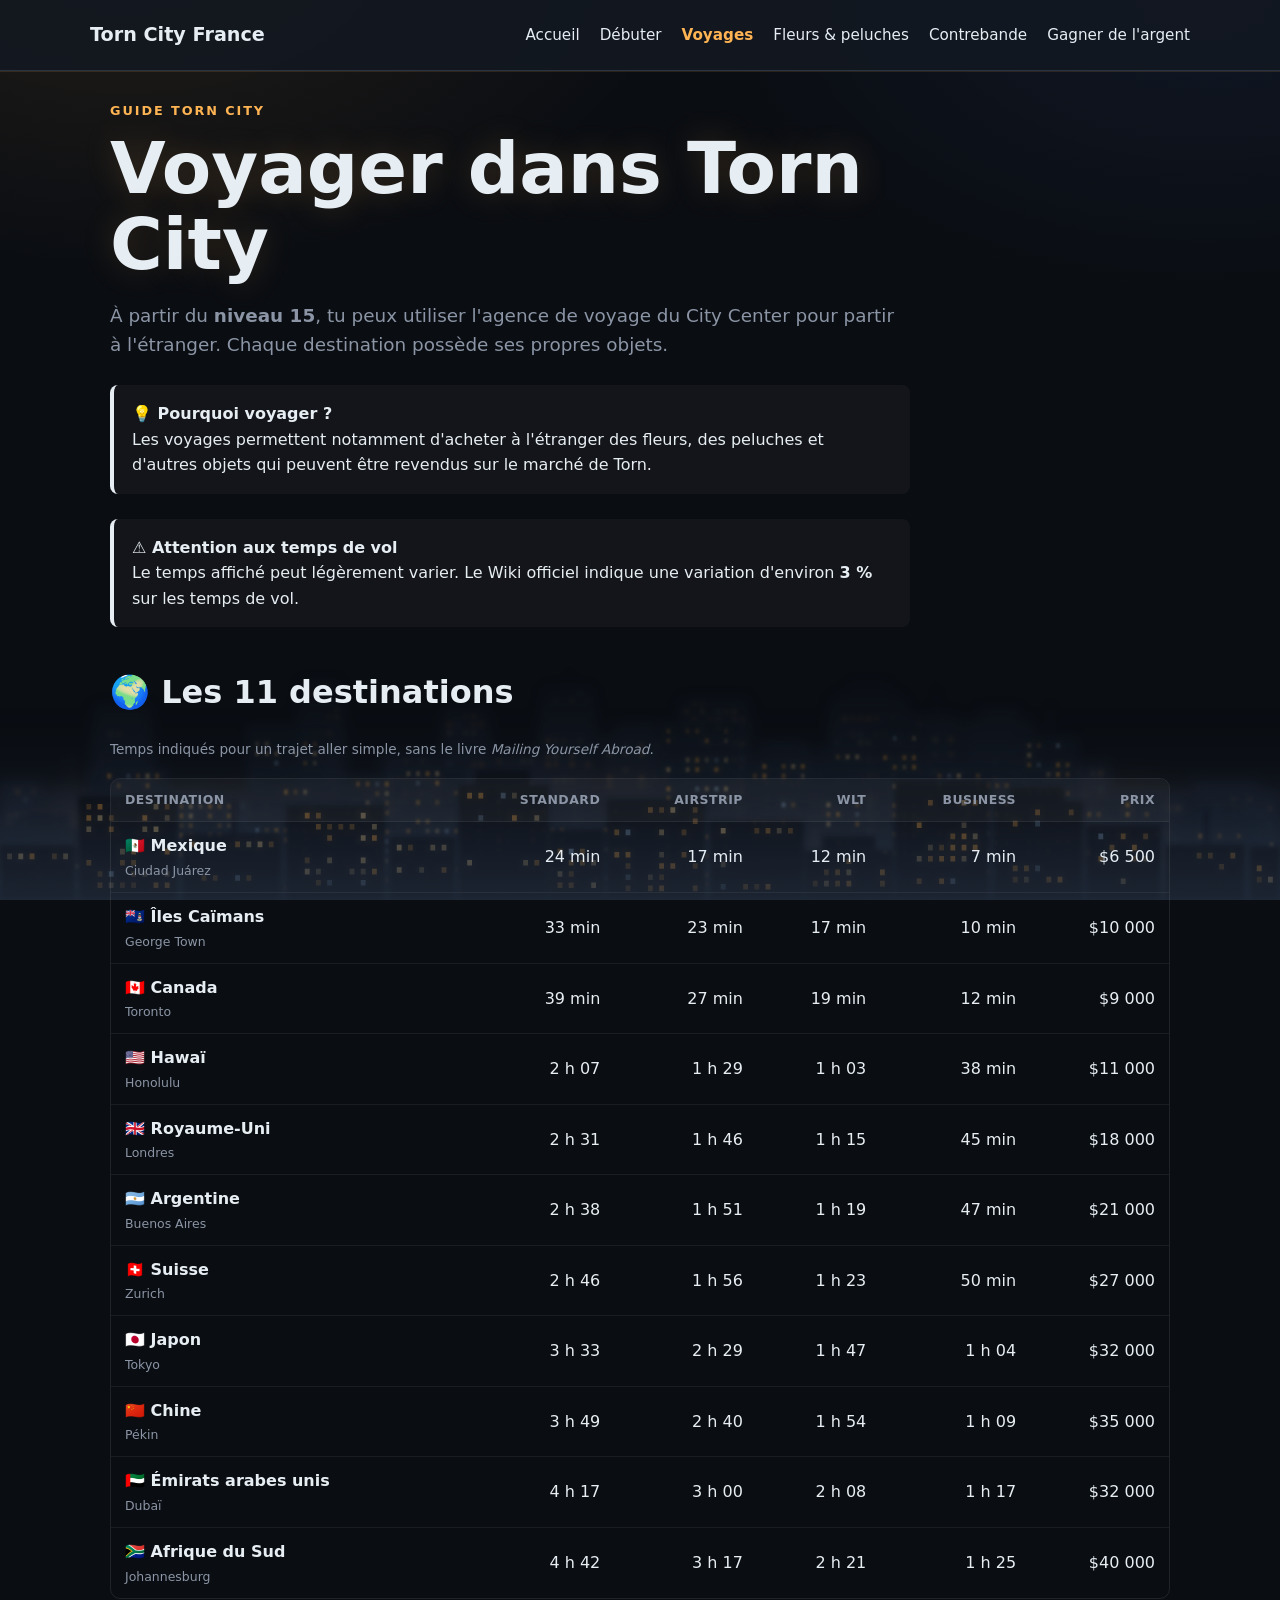
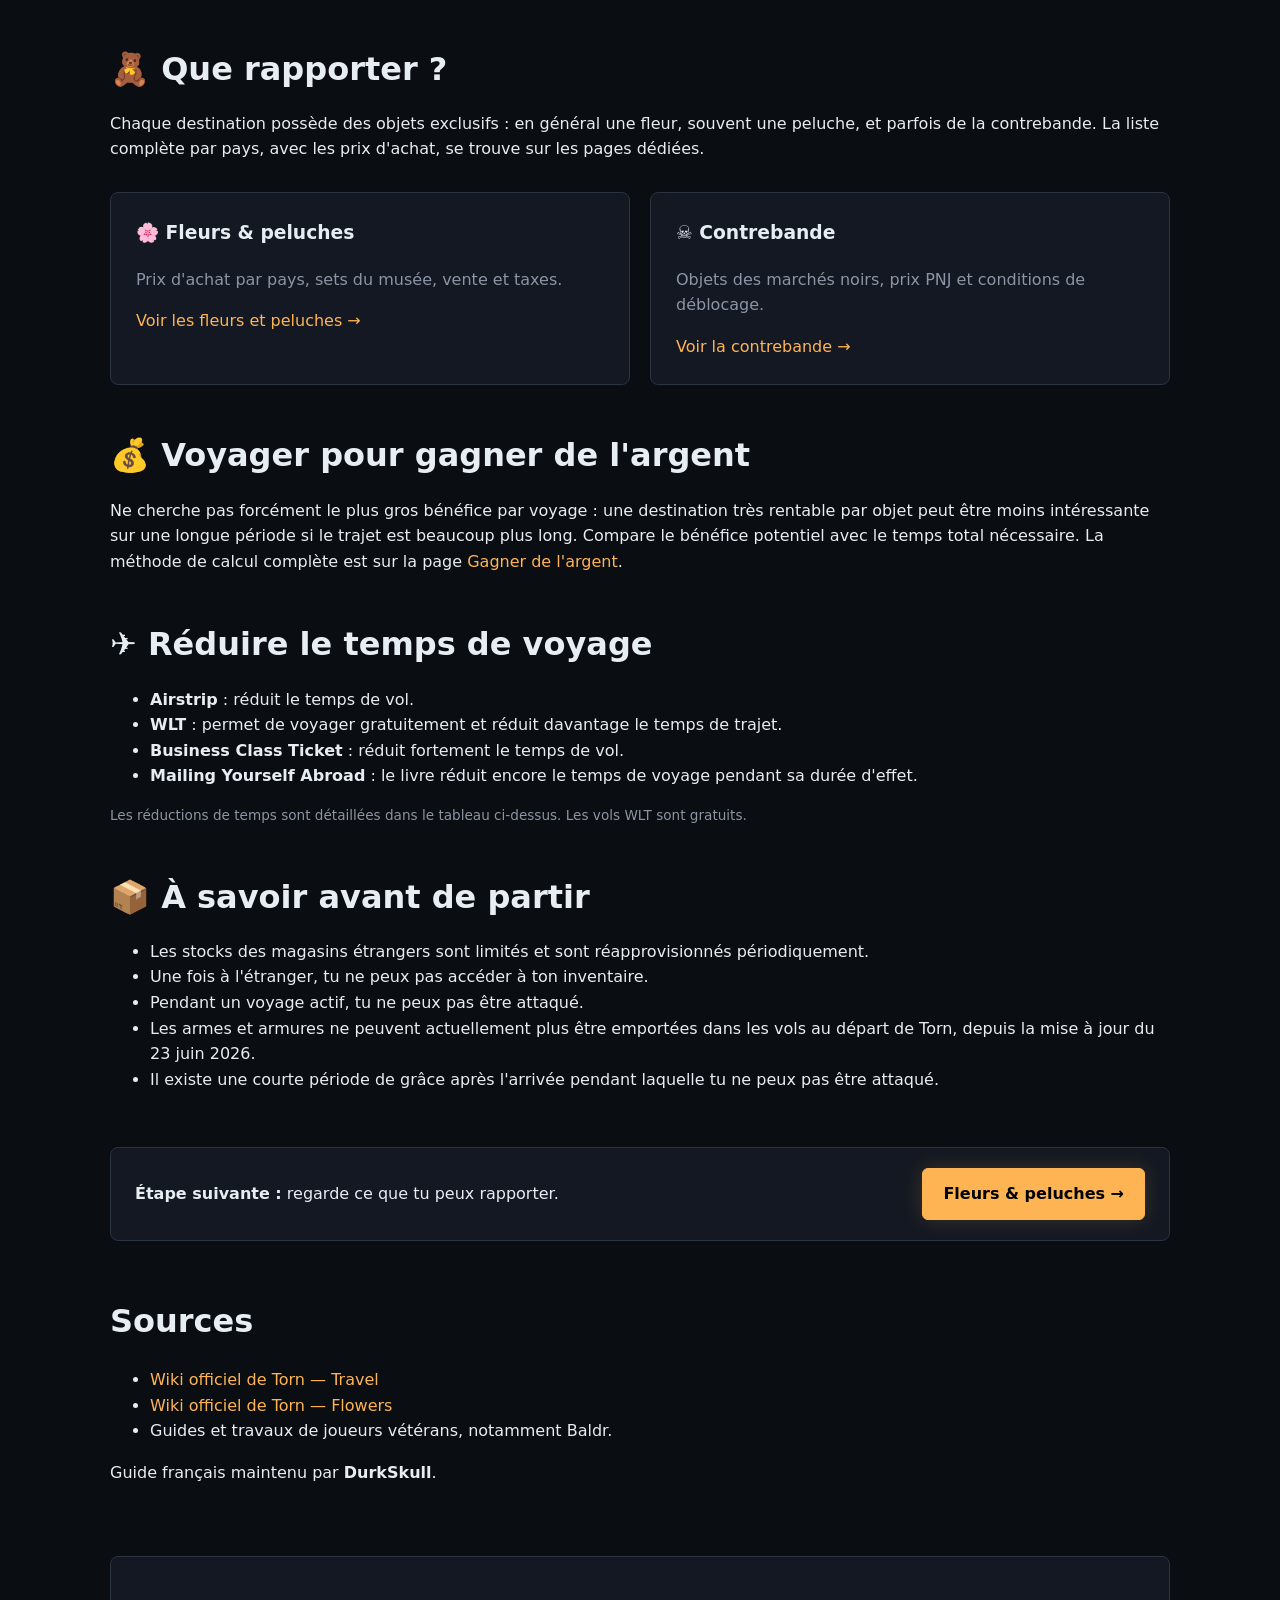
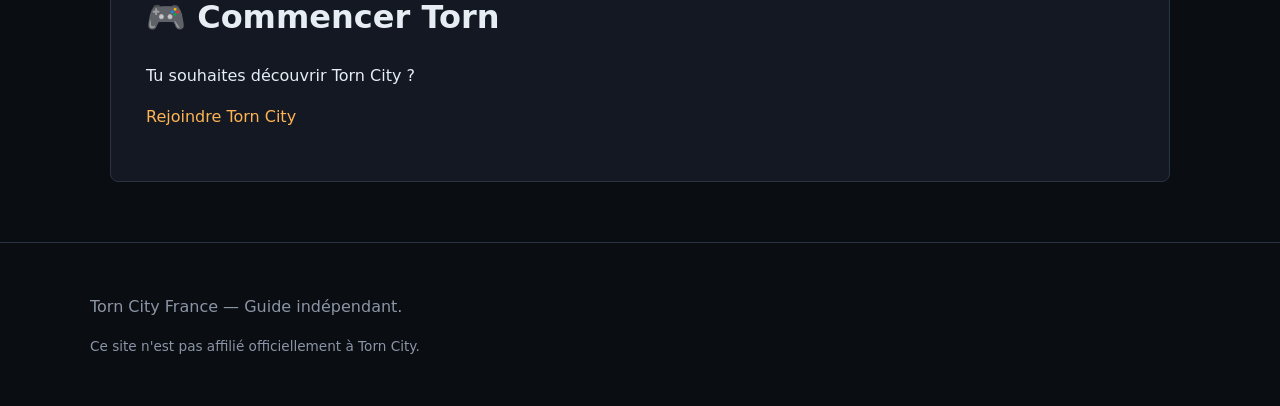
<file: voyages.html>
<!DOCTYPE html>
<html lang="fr">
<head>
    <meta charset="UTF-8">
    <meta name="viewport" content="width=device-width, initial-scale=1.0">

    <title>Voyages dans Torn City — Guide français</title>

    <meta name="description"
          content="Guide français des voyages dans Torn City : destinations, temps de vol, coûts et objets disponibles à l'étranger.">

    <meta name="robots" content="index, follow, max-image-preview:large">

    <meta name="referrer" content="strict-origin-when-cross-origin">

    <meta
        http-equiv="Content-Security-Policy"
        content="default-src 'self'; base-uri 'self'; form-action 'self'; frame-ancestors 'none'; object-src 'none'; img-src 'self'; style-src 'self'; script-src 'none'; connect-src 'none';"
    >

    <link rel="canonical"
          href="https://durkskull.github.io/Torn-city-fr-guide/voyages.html">

    <link rel="stylesheet" href="css/style.css">
</head>

<body>

<header class="site-header">
    <div class="container">

        <p class="site-name">Torn City France</p>

        <nav aria-label="Navigation principale">
            <a href="index.html">Accueil</a>
            <a href="guide-debutant.html">Débuter</a>
            <a href="voyages.html" aria-current="page">Voyages</a>
            <a href="fleurs-peluches.html">Fleurs &amp; peluches</a>
            <a href="contrebande.html">Contrebande</a>
            <a href="gagner-argent.html">Gagner de l'argent</a>
        </nav>

    </div>
</header>


<main class="travel-page">

    <header class="intro">

        <p class="eyebrow">GUIDE TORN CITY</p>

        <h1>Voyager dans Torn City</h1>

        <p>
            À partir du <strong>niveau 15</strong>, tu peux utiliser
            l'agence de voyage du City Center pour partir à l'étranger.
            Chaque destination possède ses propres objets.
        </p>

        <div class="notice">
            <strong>💡 Pourquoi voyager ?</strong><br>
            Les voyages permettent notamment d'acheter à l'étranger
            des fleurs, des peluches et d'autres objets qui peuvent
            être revendus sur le marché de Torn.
        </div>

        <div class="notice">
            <strong>⚠️ Attention aux temps de vol</strong><br>
            Le temps affiché peut légèrement varier. Le Wiki officiel
            indique une variation d'environ <strong>3 %</strong> sur
            les temps de vol.
        </div>

    </header>


    <section>

        <h2>🌍 Les 11 destinations</h2>

        <p class="subtle">
            Temps indiqués pour un trajet aller simple, sans le livre
            <em>Mailing Yourself Abroad</em>.
        </p>

        <div class="table-wrap">

            <table class="travel-table">

                <thead>
                    <tr>
                        <th>Destination</th>
                        <th class="number">Standard</th>
                        <th class="number">Airstrip</th>
                        <th class="number">WLT</th>
                        <th class="number">Business</th>
                        <th class="number">Prix</th>
                    </tr>
                </thead>

                <tbody>

                    <tr>
                        <td class="destination">
                            🇲🇽 Mexique
                            <small>Ciudad Juárez</small>
                        </td>
                        <td class="number">24 min</td>
                        <td class="number">17 min</td>
                        <td class="number">12 min</td>
                        <td class="number">7 min</td>
                        <td class="number">$6 500</td>
                    </tr>

                    <tr>
                        <td class="destination">
                            🇰🇾 Îles Caïmans
                            <small>George Town</small>
                        </td>
                        <td class="number">33 min</td>
                        <td class="number">23 min</td>
                        <td class="number">17 min</td>
                        <td class="number">10 min</td>
                        <td class="number">$10 000</td>
                    </tr>

                    <tr>
                        <td class="destination">
                            🇨🇦 Canada
                            <small>Toronto</small>
                        </td>
                        <td class="number">39 min</td>
                        <td class="number">27 min</td>
                        <td class="number">19 min</td>
                        <td class="number">12 min</td>
                        <td class="number">$9 000</td>
                    </tr>

                    <tr>
                        <td class="destination">
                            🇺🇸 Hawaï
                            <small>Honolulu</small>
                        </td>
                        <td class="number">2 h 07</td>
                        <td class="number">1 h 29</td>
                        <td class="number">1 h 03</td>
                        <td class="number">38 min</td>
                        <td class="number">$11 000</td>
                    </tr>

                    <tr>
                        <td class="destination">
                            🇬🇧 Royaume-Uni
                            <small>Londres</small>
                        </td>
                        <td class="number">2 h 31</td>
                        <td class="number">1 h 46</td>
                        <td class="number">1 h 15</td>
                        <td class="number">45 min</td>
                        <td class="number">$18 000</td>
                    </tr>

                    <tr>
                        <td class="destination">
                            🇦🇷 Argentine
                            <small>Buenos Aires</small>
                        </td>
                        <td class="number">2 h 38</td>
                        <td class="number">1 h 51</td>
                        <td class="number">1 h 19</td>
                        <td class="number">47 min</td>
                        <td class="number">$21 000</td>
                    </tr>

                    <tr>
                        <td class="destination">
                            🇨🇭 Suisse
                            <small>Zurich</small>
                        </td>
                        <td class="number">2 h 46</td>
                        <td class="number">1 h 56</td>
                        <td class="number">1 h 23</td>
                        <td class="number">50 min</td>
                        <td class="number">$27 000</td>
                    </tr>

                    <tr>
                        <td class="destination">
                            🇯🇵 Japon
                            <small>Tokyo</small>
                        </td>
                        <td class="number">3 h 33</td>
                        <td class="number">2 h 29</td>
                        <td class="number">1 h 47</td>
                        <td class="number">1 h 04</td>
                        <td class="number">$32 000</td>
                    </tr>

                    <tr>
                        <td class="destination">
                            🇨🇳 Chine
                            <small>Pékin</small>
                        </td>
                        <td class="number">3 h 49</td>
                        <td class="number">2 h 40</td>
                        <td class="number">1 h 54</td>
                        <td class="number">1 h 09</td>
                        <td class="number">$35 000</td>
                    </tr>

                    <tr>
                        <td class="destination">
                            🇦🇪 Émirats arabes unis
                            <small>Dubaï</small>
                        </td>
                        <td class="number">4 h 17</td>
                        <td class="number">3 h 00</td>
                        <td class="number">2 h 08</td>
                        <td class="number">1 h 17</td>
                        <td class="number">$32 000</td>
                    </tr>

                    <tr>
                        <td class="destination">
                            🇿🇦 Afrique du Sud
                            <small>Johannesburg</small>
                        </td>
                        <td class="number">4 h 42</td>
                        <td class="number">3 h 17</td>
                        <td class="number">2 h 21</td>
                        <td class="number">1 h 25</td>
                        <td class="number">$40 000</td>
                    </tr>

                </tbody>

            </table>

        </div>

    </section>


    <section class="country-section">

        <h2>🧸 Que rapporter ?</h2>

        <p>
            Chaque destination possède des objets exclusifs : en général
            une fleur, souvent une peluche, et parfois de la contrebande.
            La liste complète par pays, avec les prix d'achat, se trouve
            sur les pages dédiées.
        </p>

        <div class="cards">

            <article class="card">
                <h3>🌸 Fleurs &amp; peluches</h3>
                <p>Prix d'achat par pays, sets du musée, vente et taxes.</p>
                <a href="fleurs-peluches.html">Voir les fleurs et peluches →</a>
            </article>

            <article class="card">
                <h3>☠️ Contrebande</h3>
                <p>Objets des marchés noirs, prix PNJ et conditions de déblocage.</p>
                <a href="contrebande.html">Voir la contrebande →</a>
            </article>

        </div>

    </section>


    <section class="country-section">

        <h2>💰 Voyager pour gagner de l'argent</h2>

        <p>
            Ne cherche pas forcément le plus gros bénéfice par voyage :
            une destination très rentable par objet peut être moins
            intéressante sur une longue période si le trajet est beaucoup
            plus long. Compare le bénéfice potentiel avec le temps total
            nécessaire. La méthode de calcul complète est sur la page
            <a href="gagner-argent.html">Gagner de l'argent</a>.
        </p>

    </section>


    <section class="country-section">

        <h2>✈️ Réduire le temps de voyage</h2>

        <ul>
            <li>
                <strong>Airstrip</strong> :
                réduit le temps de vol.
            </li>

            <li>
                <strong>WLT</strong> :
                permet de voyager gratuitement et réduit davantage
                le temps de trajet.
            </li>

            <li>
                <strong>Business Class Ticket</strong> :
                réduit fortement le temps de vol.
            </li>

            <li>
                <strong>Mailing Yourself Abroad</strong> :
                le livre réduit encore le temps de voyage pendant
                sa durée d'effet.
            </li>
        </ul>

        <p class="subtle">
            Les réductions de temps sont détaillées dans le tableau
            ci-dessus. Les vols WLT sont gratuits.
        </p>

    </section>


    <section class="country-section">

        <h2>📦 À savoir avant de partir</h2>

        <ul>
            <li>
                Les stocks des magasins étrangers sont limités
                et sont réapprovisionnés périodiquement.
            </li>

            <li>
                Une fois à l'étranger, tu ne peux pas accéder
                à ton inventaire.
            </li>

            <li>
                Pendant un voyage actif, tu ne peux pas être attaqué.
            </li>

            <li>
                Les armes et armures ne peuvent actuellement plus
                être emportées dans les vols au départ de Torn,
                depuis la mise à jour du 23 juin 2026.
            </li>

            <li>
                Il existe une courte période de grâce après l'arrivée
                pendant laquelle tu ne peux pas être attaqué.
            </li>
        </ul>

    </section>


    <div class="next-step">
        <p><strong>Étape suivante :</strong> regarde ce que tu peux rapporter.</p>
        <a class="button" href="fleurs-peluches.html">Fleurs &amp; peluches →</a>
    </div>


    <section class="sources">

        <h2>Sources</h2>

        <ul>
            <li>
                <a href="https://wiki.torn.com/wiki/Travel"
                   target="_blank"
                   rel="noopener noreferrer">
                    Wiki officiel de Torn — Travel
                </a>
            </li>

            <li>
                <a href="https://wiki.torn.com/wiki/Flower"
                   target="_blank"
                   rel="noopener noreferrer">
                    Wiki officiel de Torn — Flowers
                </a>
            </li>

            <li>
                Guides et travaux de joueurs vétérans,
                notamment Baldr.
            </li>
        </ul>

        <p>
            Guide français maintenu par <strong>DurkSkull</strong>.
        </p>

    </section>


    <section class="referral">

        <h2>🎮 Commencer Torn</h2>

        <p>
            Tu souhaites découvrir Torn City ?
        </p>

        <p>
            <a href="https://www.torn.com/4227770"
               target="_blank"
               rel="noopener noreferrer">
                Rejoindre Torn City
            </a>
        </p>

    </section>

</main>


<footer class="site-footer">

    <div class="container">

        <p>
            Torn City France — Guide indépendant.
        </p>

        <p class="small">
            Ce site n'est pas affilié officiellement à Torn City.
        </p>

    </div>

</footer>

</body>
</html>
</file>
<file: css/style.css>
:root {
    --background: #0a0d12;
    --surface: #131822;
    --surface-hover: #1a2130;
    --border: #2a3342;
    --text: #e6edf3;
    --muted: #8b95a5;
    --accent: #ffb454;
    --accent-hover: #ffc978;
    --glow: rgba(255, 180, 84, 0.18);
}

* {
    box-sizing: border-box;
}

html {
    scroll-behavior: smooth;
}

body {
    margin: 0;
    background:
        radial-gradient(900px 520px at 10% -6%, rgba(255, 180, 84, 0.10), transparent 62%),
        radial-gradient(800px 480px at 94% 0%, rgba(90, 140, 255, 0.08), transparent 62%),
        var(--background);
    background-attachment: fixed;
    color: var(--text);
    font-family:
        system-ui,
        -apple-system,
        BlinkMacSystemFont,
        "Segoe UI",
        sans-serif;
    line-height: 1.6;
}

a {
    color: var(--accent);
    text-decoration: none;
}

a:hover {
    color: var(--accent-hover);
    text-decoration: underline;
}

.container {
    width: min(1100px, calc(100% - 40px));
    margin-inline: auto;
}


/* Ambiance : skyline nocturne en pied de page (sur toutes les pages) */

body::before {
    content: "";
    position: fixed;
    inset: auto 0 0 0;
    z-index: -1;
    height: 320px;
    background: url("../img/skyline.svg") center bottom / auto 100% repeat-x;
    opacity: 0.38;
    pointer-events: none;
    -webkit-mask-image: linear-gradient(to top, #000 35%, transparent 100%);
    mask-image: linear-gradient(to top, #000 35%, transparent 100%);
}

/* Sur l'accueil et la 404, la skyline est portée par le hero */
body:has(.hero)::before {
    display: none;
}


/* Header */

.site-header {
    border-bottom: 1px solid var(--border);
    background: rgba(19, 24, 34, 0.88);
    box-shadow: 0 1px 0 rgba(255, 180, 84, 0.12);
}

.site-header .container {
    display: flex;
    align-items: center;
    justify-content: space-between;
    gap: 30px;
    min-height: 70px;
}

.site-name {
    margin: 0;
    font-size: 1.2rem;
    font-weight: 700;
}

nav {
    display: flex;
    flex-wrap: wrap;
    gap: 20px;
}

nav a {
    color: var(--text);
    font-size: 0.95rem;
}

nav a:hover {
    color: var(--accent);
}

nav a[aria-current="page"] {
    color: var(--accent);
    font-weight: 600;
}


/* Hero */

.hero {
    position: relative;
    padding: 90px 0 220px;
    border-bottom: 1px solid var(--border);
    background:
        radial-gradient(700px 240px at 50% 100%, rgba(255, 180, 84, 0.14), transparent 70%),
        url("../img/skyline.svg") center bottom / auto 400px repeat-x;
}

.eyebrow {
    margin: 0 0 10px;
    color: var(--accent);
    font-size: 0.8rem;
    font-weight: 700;
    letter-spacing: 0.15em;
}

h1 {
    max-width: 850px;
    margin: 0;
    font-size: clamp(2.2rem, 6vw, 4.5rem);
    line-height: 1.05;
    text-shadow: 0 0 32px var(--glow);
}

.intro {
    max-width: 750px;
    margin: 25px 0;
    color: var(--muted);
    font-size: 1.15rem;
}

.intro h1,
.intro .notice {
    color: var(--text);
}

.intro .notice {
    font-size: 1rem;
}


/* Boutons */

.button {
    display: inline-block;
    padding: 12px 20px;
    border: 1px solid var(--accent);
    border-radius: 6px;
    background: var(--accent);
    color: #000;
    font-weight: 700;
}

.button {
    box-shadow: 0 0 20px var(--glow);
}

.button:hover {
    background: var(--accent-hover);
    color: #000;
    text-decoration: none;
    box-shadow: 0 0 28px rgba(255, 180, 84, 0.35);
}

.small {
    color: var(--muted);
    font-size: 0.85rem;
}


/* Contenu */

.content {
    padding: 70px 0;
}

h2 {
    margin-top: 50px;
    margin-bottom: 20px;
    font-size: 2rem;
}

h2:first-child {
    margin-top: 0;
}

h3 {
    margin-top: 0;
}

.content p {
    max-width: 800px;
}


/* Cartes */

.cards {
    display: grid;
    grid-template-columns: repeat(2, minmax(0, 1fr));
    gap: 20px;
    margin-top: 30px;
}

.card {
    padding: 25px;
    border: 1px solid var(--border);
    border-radius: 8px;
    background: var(--surface);
}

.card {
    transition: border-color 0.15s ease, box-shadow 0.15s ease, background-color 0.15s ease;
}

.card:hover {
    background: var(--surface-hover);
    border-color: rgba(255, 180, 84, 0.45);
    box-shadow: 0 0 26px var(--glow);
}

.card p {
    color: var(--muted);
}


/* Referral */

.referral {
    margin-top: 70px;
    padding: 35px;
    border: 1px solid var(--border);
    border-radius: 8px;
    background: var(--surface);
}


/* Footer */

.site-footer {
    padding: 35px 0;
    border-top: 1px solid var(--border);
    color: var(--muted);
}


/* ==========================================================
   Pages de contenu
   (tous les styles vivent ici : la CSP des pages interdit
   les blocs <style> et les attributs style="")
   ========================================================== */

.beginner-page,
.travel-page,
.items-page,
.contraband-page,
.money-page {
    max-width: 1100px;
    margin: auto;
    padding: 30px 20px 60px;
}

.beginner-page > .intro,
.travel-page > .intro,
.money-page > .intro,
.contraband-page > .intro {
    max-width: 800px;
    margin: 0 0 40px;
}

.guide-section,
.country-section,
.section,
.country {
    margin-top: 45px;
}

.guide-section h2,
.country-section h2,
.country h2 {
    margin-bottom: 12px;
}

.guide-section h3 {
    margin-top: 25px;
    margin-bottom: 8px;
}

.sources {
    margin-top: 55px;
}

.subtle {
    font-size: 0.85rem;
    color: var(--muted);
}


/* Encadrés */

.notice {
    margin: 25px 0;
    padding: 16px 18px;
    border-left: 4px solid currentColor;
    background: rgba(127, 127, 127, 0.08);
    border-radius: 8px;
}

.notice > :first-child {
    margin-top: 0;
}

.notice > :last-child {
    margin-bottom: 0;
}

.notice p {
    margin: 8px 0 0;
}

.notice.success {
    border-left-color: #238636;
}

.notice.warning {
    border-left-color: #c98a00;
}

.notice.danger {
    border-left-color: #c0392b;
}


/* Parcours numéroté */

.steps {
    counter-reset: guide-step;
    list-style: none;
    padding: 0;
}

.steps li {
    counter-increment: guide-step;
    position: relative;
    padding: 15px 18px 15px 55px;
    margin-bottom: 10px;
    border: 1px solid rgba(127, 127, 127, 0.18);
    border-radius: 8px;
    background: rgba(127, 127, 127, 0.04);
}

.steps li::before {
    content: counter(guide-step);
    position: absolute;
    left: 17px;
    top: 14px;
    width: 26px;
    height: 26px;
    display: flex;
    align-items: center;
    justify-content: center;
    border-radius: 50%;
    background: rgba(127, 127, 127, 0.15);
    font-weight: 700;
}

.steps li p {
    margin: 6px 0 0;
}


/* Petites tuiles */

.tip-grid {
    display: grid;
    grid-template-columns: repeat(auto-fit, minmax(240px, 1fr));
    gap: 12px;
    margin-top: 18px;
}

.tip {
    padding: 16px;
    border: 1px solid rgba(127, 127, 127, 0.18);
    border-radius: 8px;
    background: rgba(127, 127, 127, 0.04);
}

.tip strong {
    display: block;
    margin-bottom: 6px;
}

.item-list {
    display: grid;
    grid-template-columns: repeat(auto-fit, minmax(220px, 1fr));
    gap: 10px;
    margin-top: 18px;
}

.item {
    padding: 13px 15px;
    border: 1px solid rgba(127, 127, 127, 0.18);
    border-radius: 8px;
    background: rgba(127, 127, 127, 0.04);
}

.item strong {
    display: block;
}

.item small {
    color: var(--muted);
}


/* Cartes compactes (pages Fleurs & peluches et Gagner de l'argent) */

.items-page .cards,
.money-page .cards {
    grid-template-columns: repeat(auto-fit, minmax(230px, 1fr));
    gap: 12px;
    margin-top: 20px;
}

.items-page .card,
.money-page .card {
    padding: 16px;
    border-radius: 9px;
    background: rgba(127, 127, 127, 0.04);
}

.items-page .card strong,
.money-page .card strong {
    display: block;
    margin-bottom: 6px;
}

.items-page .card small,
.money-page .card small {
    color: var(--muted);
}

.money-page .card p {
    margin: 6px 0;
    color: inherit;
}


/* Tableaux */

.table-wrap {
    overflow-x: auto;
    margin-top: 18px;
    border: 1px solid rgba(127, 127, 127, 0.2);
    border-radius: 10px;
}

.table-wrap table {
    width: 100%;
    min-width: 650px;
    border-collapse: collapse;
}

.table-wrap .travel-table {
    min-width: 850px;
}

.table-wrap th,
.table-wrap td {
    padding: 11px 14px;
    border-bottom: 1px solid rgba(127, 127, 127, 0.14);
    text-align: left;
    transition: background-color 0.12s ease;
}

.table-wrap th {
    color: var(--muted);
    font-size: 0.78rem;
    letter-spacing: 0.04em;
    text-transform: uppercase;
    background: rgba(127, 127, 127, 0.08);
}

.table-wrap th.number,
.table-wrap td.number {
    text-align: right;
    white-space: nowrap;
}

.table-wrap tr:last-child td {
    border-bottom: 0;
}

.table-wrap tbody tr:hover td {
    background: rgba(255, 193, 7, 0.12);
}

.item-name,
.destination {
    font-weight: 700;
}

.item-name small,
.destination small {
    display: block;
    margin-top: 2px;
    color: var(--muted);
    font-size: 0.78rem;
    font-weight: 400;
}

.country-cell {
    font-weight: 600;
}

.profit {
    font-weight: 700;
    white-space: nowrap;
}

.positive {
    color: #3fb950;
}

.market {
    color: var(--muted);
    font-size: 0.9rem;
}

.tag {
    display: inline-block;
    padding: 3px 7px;
    border-radius: 20px;
    background: rgba(127, 127, 127, 0.12);
    font-size: 0.72rem;
    white-space: nowrap;
}

.tag-lock {
    background: rgba(220, 170, 40, 0.15);
}

.section-note {
    margin-top: 10px;
    color: var(--muted);
    font-size: 0.88rem;
}


/* Lien "étape suivante" en bas de page */

.next-step {
    display: flex;
    flex-wrap: wrap;
    align-items: center;
    justify-content: space-between;
    gap: 12px 20px;
    margin-top: 55px;
    padding: 20px 24px;
    border: 1px solid var(--border);
    border-radius: 8px;
    background: var(--surface);
}

.next-step p {
    margin: 0;
}


/* Mobile */

@media (max-width: 700px) {

    .site-header .container {
        align-items: flex-start;
        flex-direction: column;
        padding: 20px 0;
    }

    nav {
        gap: 12px 18px;
    }

    .hero {
        padding: 60px 0 150px;
        background-size: auto, auto 250px;
    }

    body::before {
        height: 210px;
    }

    .cards {
        grid-template-columns: 1fr;
    }

    .container {
        width: min(100% - 30px, 1100px);
    }

    .beginner-page,
    .travel-page,
    .items-page,
    .contraband-page,
    .money-page {
        padding-left: 12px;
        padding-right: 12px;
    }

    .table-wrap th,
    .table-wrap td {
        padding: 9px 10px;
    }
}
</file>
